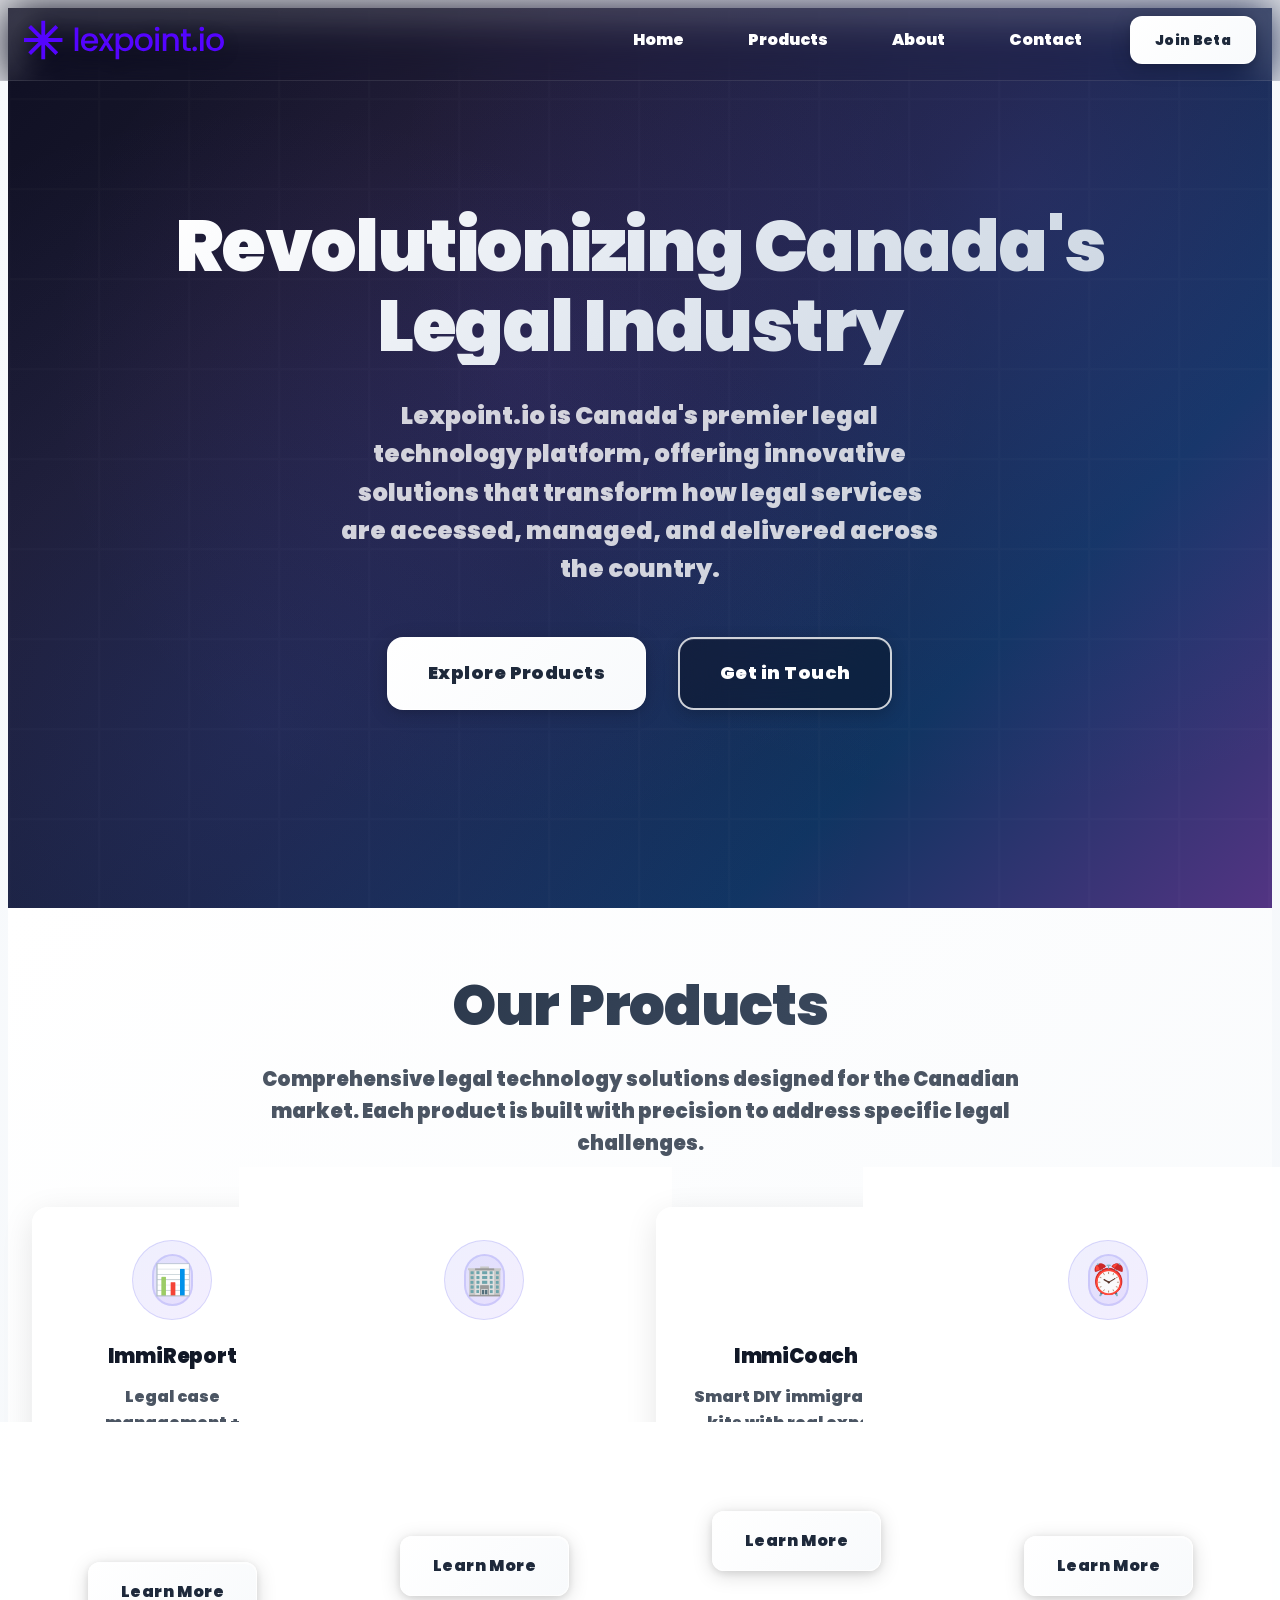
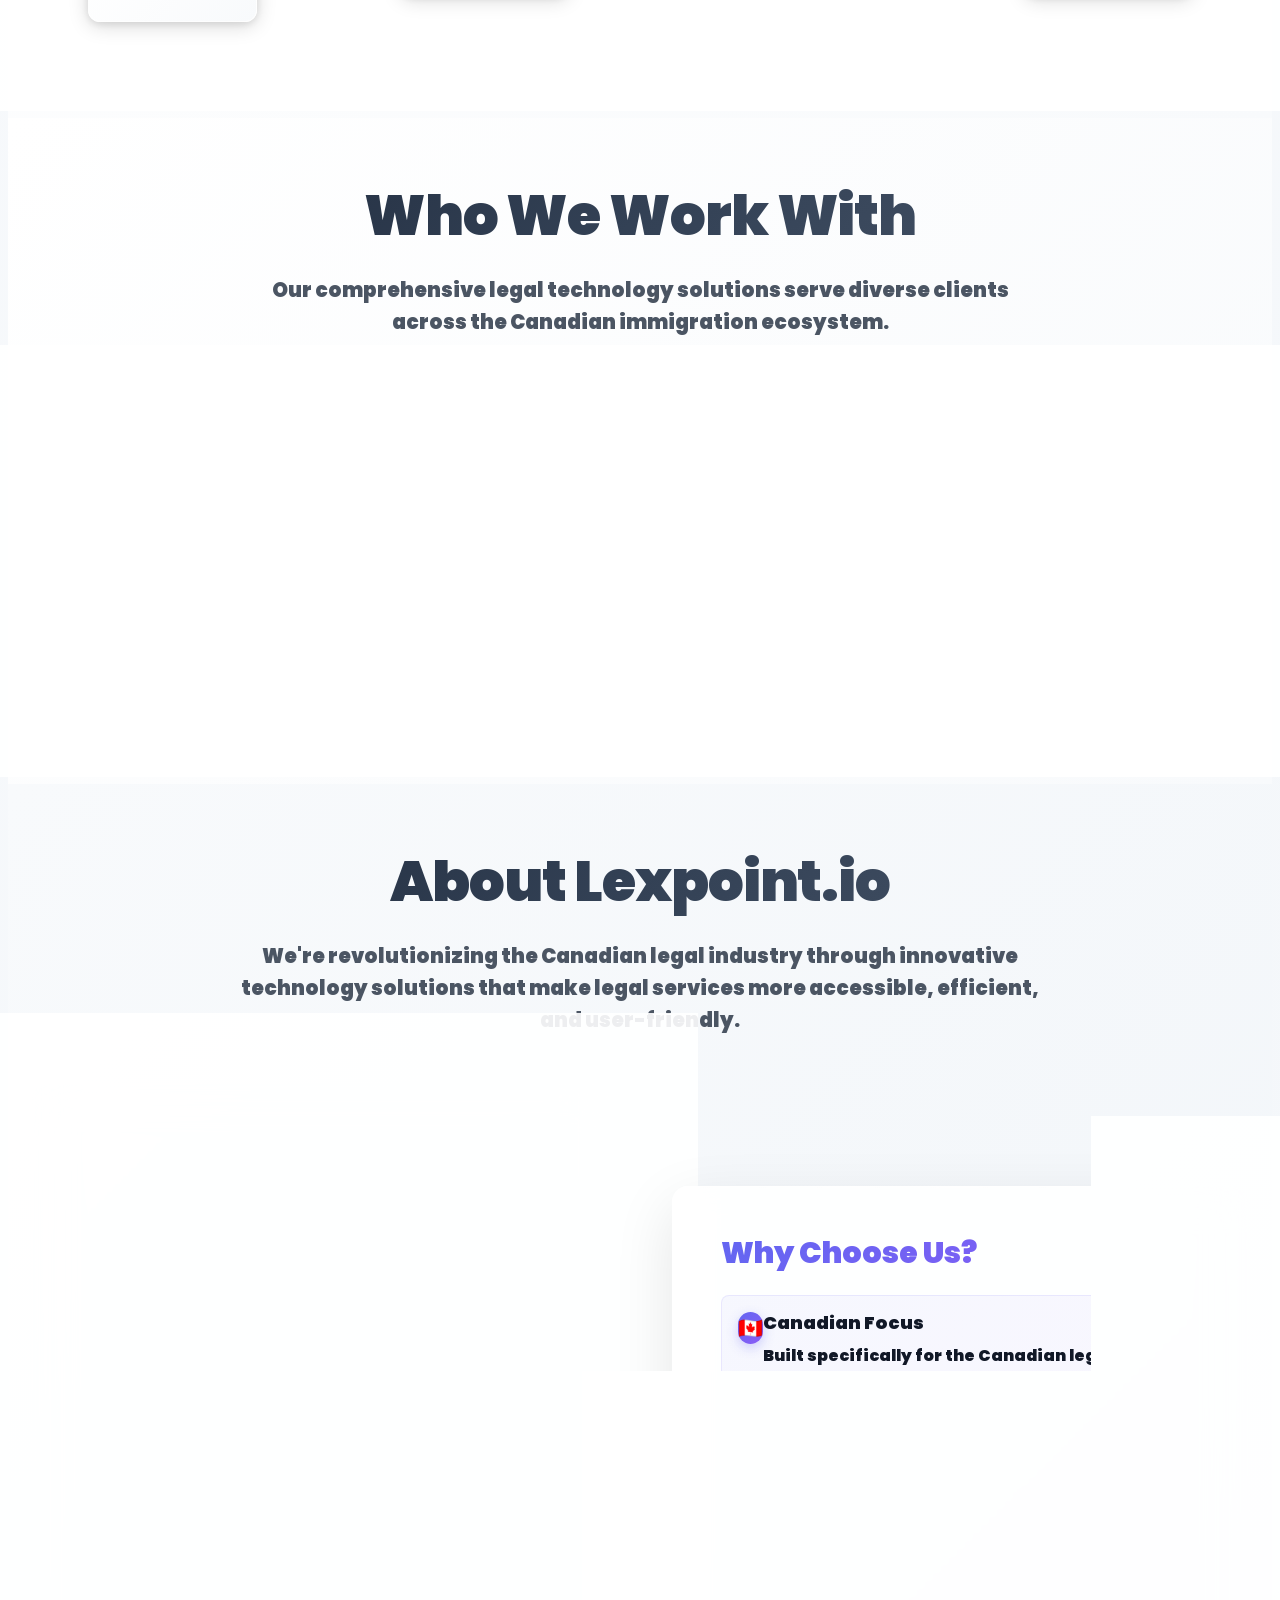
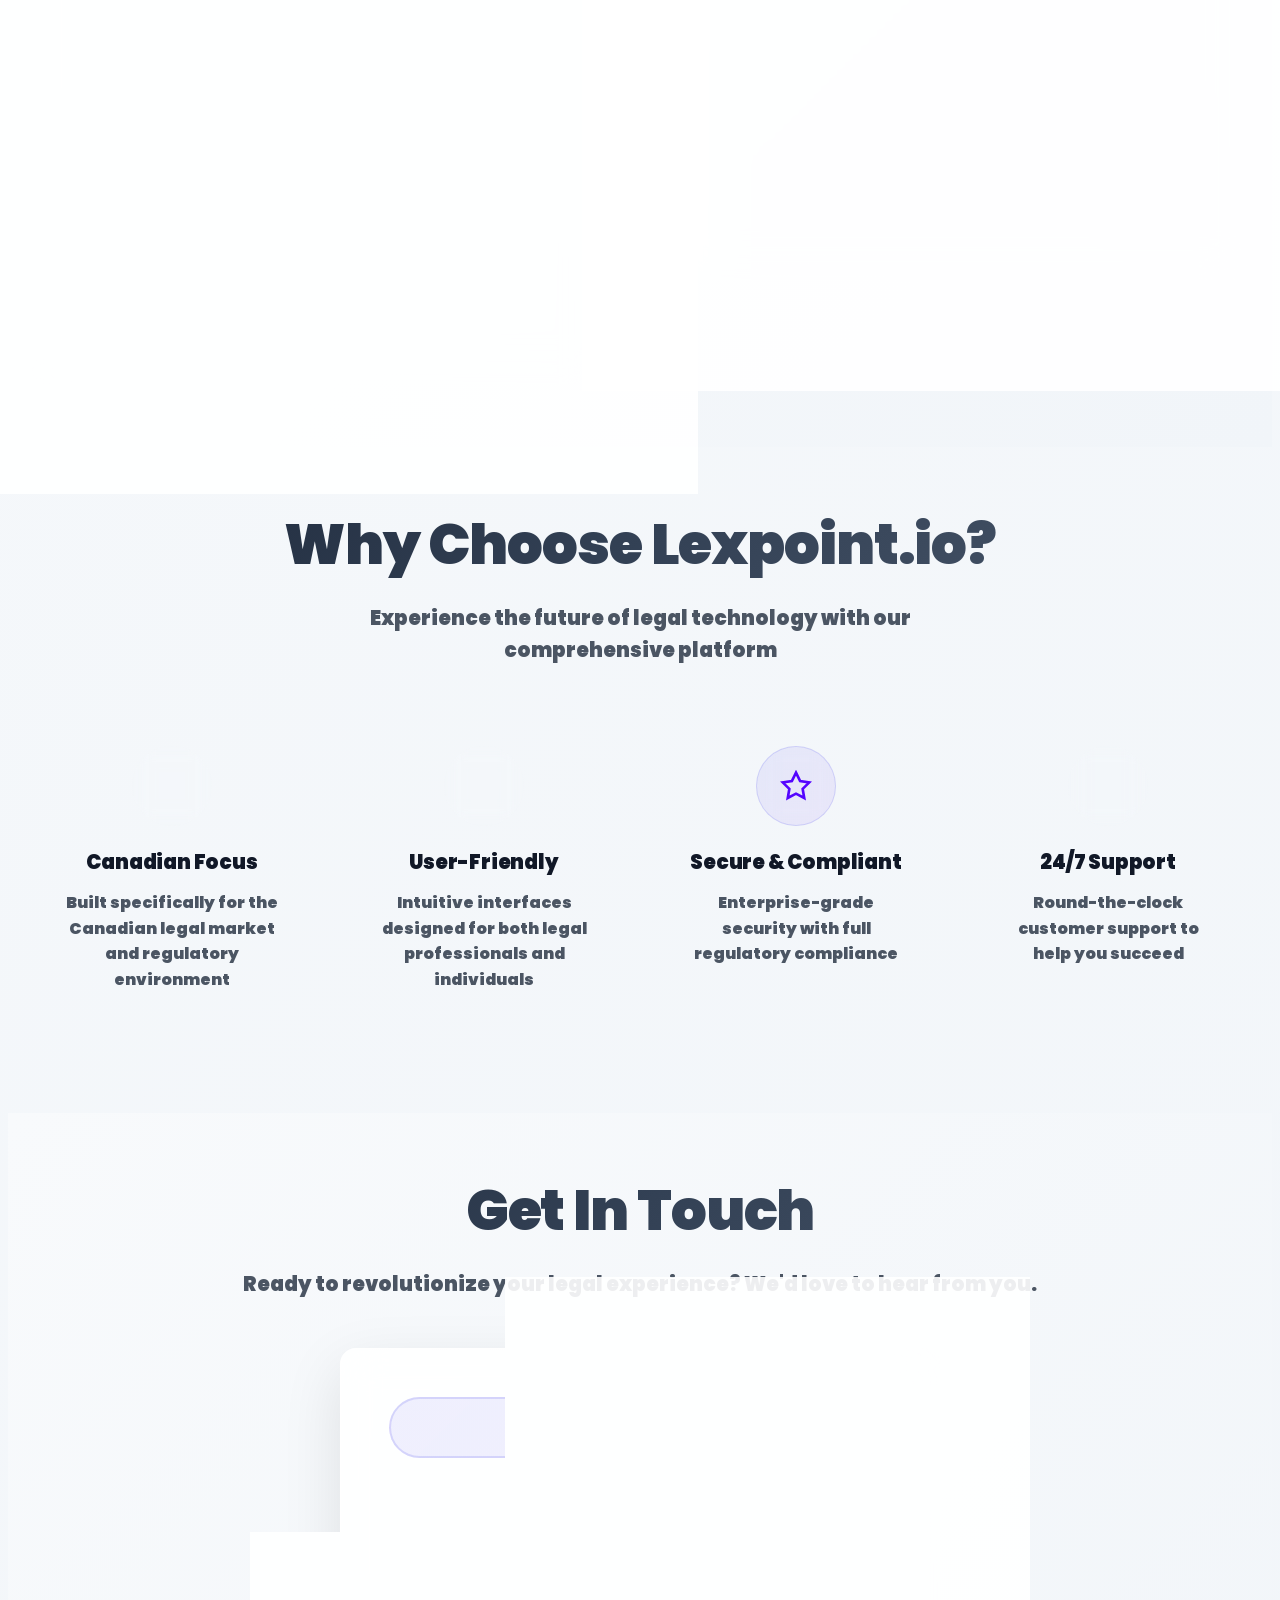
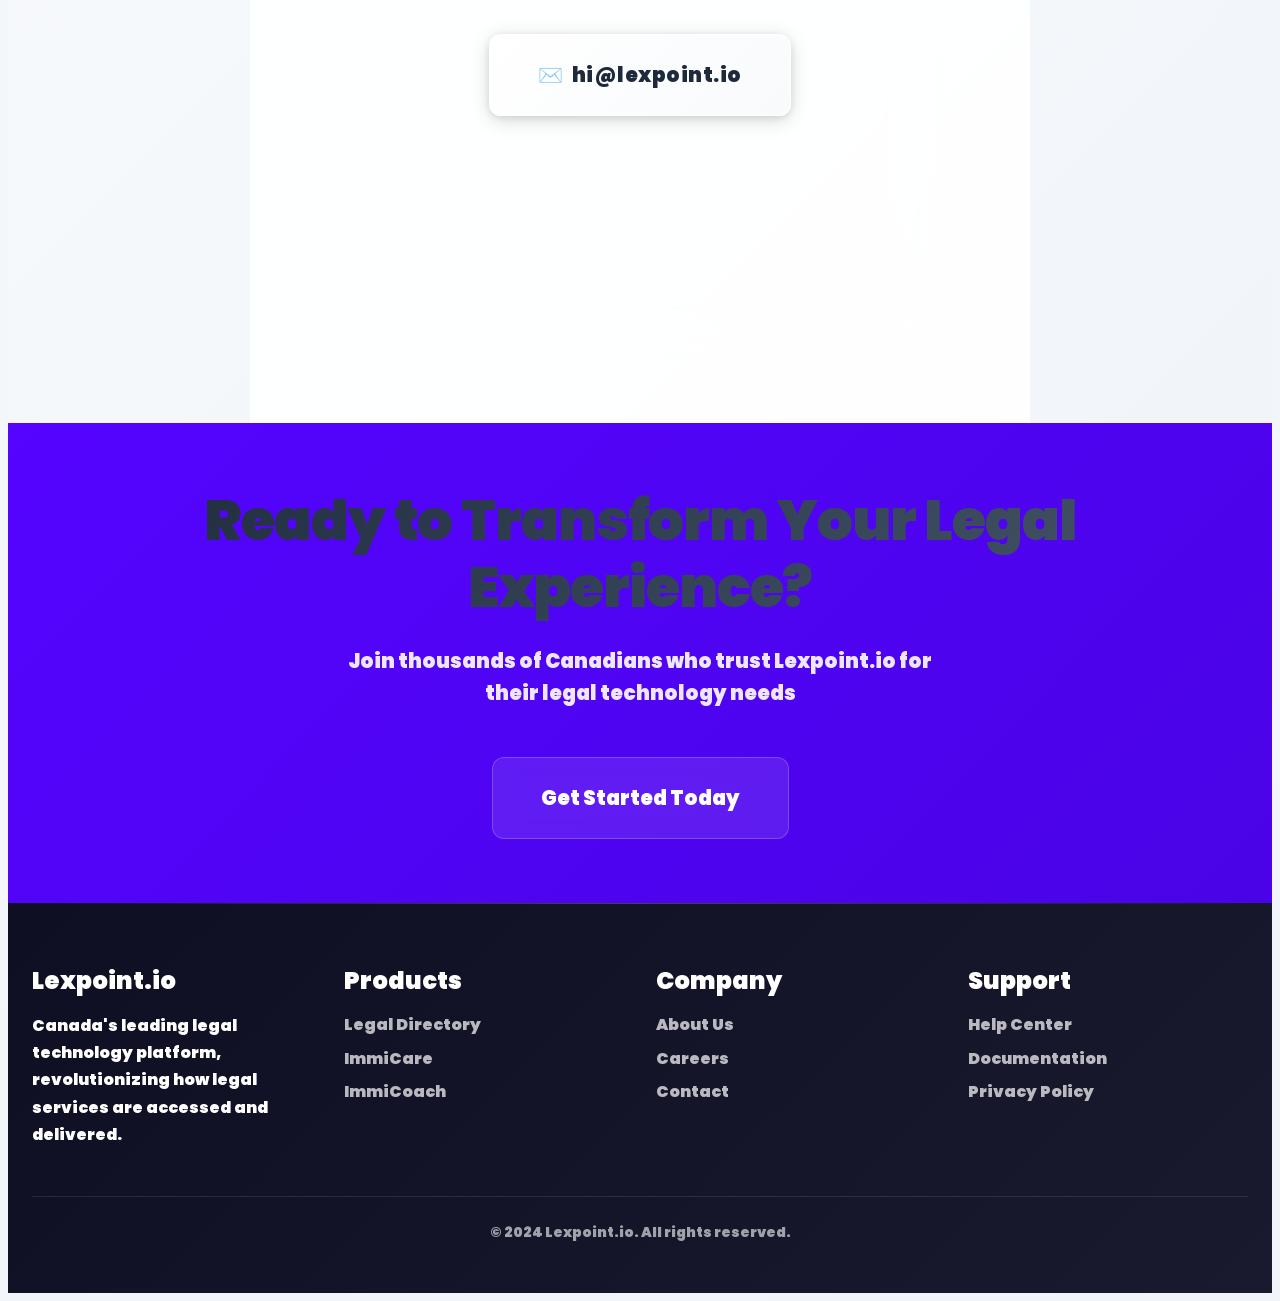
<file: index.html>
<!DOCTYPE html>
<html lang="en">
<head>
    <meta charset="UTF-8">
    <meta name="viewport" content="width=device-width, initial-scale=1.0">
    <title>Lexpoint.io - Canada's Leading Legal Technology Platform</title>
    <meta name="description" content="Lexpoint.io is Canada's premier legal technology platform, offering innovative solutions for legal directory, immigration compliance, and immigration coaching services.">
    <meta name="keywords" content="legal tech, Canada, immigration, legal directory, compliance, ImmiCare, ImmiCoach">
    
    <!-- Open Graph / Facebook -->
    <meta property="og:type" content="website">
    <meta property="og:url" content="https://lexpoint.io/">
    <meta property="og:title" content="Lexpoint.io - Canada's Leading Legal Technology Platform">
    <meta property="og:description" content="Revolutionizing the legal industry with innovative technology solutions for lawyers, businesses, and immigrants.">
    <meta property="og:image" content="https://lexpoint.io/images/youtube.png">
    <meta property="og:image:width" content="1200">
    <meta property="og:image:height" content="630">

    <!-- Twitter -->
    <meta property="twitter:card" content="summary_large_image">
    <meta property="twitter:url" content="https://lexpoint.io/">
    <meta property="twitter:title" content="Lexpoint.io - Canada's Leading Legal Technology Platform">
    <meta property="twitter:description" content="Revolutionizing the legal industry with innovative technology solutions for lawyers, businesses, and immigrants.">
    <meta property="twitter:image" content="https://lexpoint.io/images/youtube.png">

    <!-- Favicon - Mobile-optimized -->
    <link rel="icon" type="image/png" sizes="32x32" href="assets/brand/logos/accent/Logo-Favicon-Accent.png">
    <link rel="icon" type="image/png" sizes="16x16" href="assets/brand/logos/accent/Logo-Favicon-Accent.png">
    <link rel="shortcut icon" href="assets/brand/logos/accent/Logo-Favicon-Accent.png">
    <link rel="apple-touch-icon" sizes="180x180" href="assets/brand/logos/accent/Logo-Square-Accent.png">
    <link rel="apple-touch-icon" sizes="152x152" href="assets/brand/logos/accent/Logo-Square-Accent.png">
    <link rel="apple-touch-icon" sizes="144x144" href="assets/brand/logos/accent/Logo-Square-Accent.png">
    <link rel="apple-touch-icon" sizes="120x120" href="assets/brand/logos/accent/Logo-Square-Accent.png">
    <link rel="apple-touch-icon" sizes="114x114" href="assets/brand/logos/accent/Logo-Square-Accent.png">
    <link rel="apple-touch-icon" sizes="76x76" href="assets/brand/logos/accent/Logo-Square-Accent.png">
    <link rel="apple-touch-icon" sizes="72x72" href="assets/brand/logos/accent/Logo-Square-Accent.png">
    <link rel="apple-touch-icon" sizes="60x60" href="assets/brand/logos/accent/Logo-Square-Accent.png">
    <link rel="apple-touch-icon" sizes="57x57" href="assets/brand/logos/accent/Logo-Square-Accent.png">
    <meta name="msapplication-TileColor" content="#5404FF">
    <meta name="msapplication-TileImage" content="assets/brand/logos/accent/Logo-Square-Accent.png">
    
    <!-- PWA Manifest -->
    <link rel="manifest" href="manifest.json">
    <meta name="theme-color" content="#5404FF">
    
    <!-- SEO -->
    <link rel="sitemap" type="application/xml" title="Sitemap" href="/sitemap.xml">
    
    <!-- CSS -->
            <link rel="stylesheet" href="css/brand-system.css?v=23">
        <link rel="stylesheet" href="css/components.css?v=23">
        <link rel="stylesheet" href="css/main.css?v=23">
    
    <!-- Preload critical fonts -->
    <link rel="preload" href="assets/brand/fonts/Poppins-Regular.ttf" as="font" type="font/ttf" crossorigin>
    <link rel="preload" href="assets/brand/fonts/Poppins-Bold.ttf" as="font" type="font/ttf" crossorigin>
</head>
<body>
    <!-- Navigation -->
    <nav class="navbar" id="navbar">
        <div class="navbar-container">
            <a href="#" class="navbar-brand">
                <img src="assets/brand/logos/accent/Logo-Full-Accent.svg?v=2" alt="Lexpoint.io" class="navbar-logo">
            </a>
            
            <ul class="navbar-nav" id="navbar-nav">
                <li><a href="#home" class="nav-link">Home</a></li>
                <li><a href="#products" class="nav-link">Products</a></li>
                <li><a href="#about" class="nav-link">About</a></li>
                <li><a href="#contact" class="nav-link">Contact</a></li>
                <li><a href="https://lexpoint.fillout.com/beta" class="btn btn-primary btn-sm" target="_blank" rel="noopener noreferrer">Join Beta</a></li>
            </ul>
            
            <button class="navbar-toggle" id="navbar-toggle" aria-label="Toggle navigation">
                <svg width="24" height="24" viewBox="0 0 24 24" fill="none" stroke="currentColor" stroke-width="2">
                    <line x1="3" y1="6" x2="21" y2="6"></line>
                    <line x1="3" y1="12" x2="21" y2="12"></line>
                    <line x1="3" y1="18" x2="21" y2="18"></line>
                </svg>
            </button>
        </div>
    </nav>

    <!-- Hero Section -->
    <section class="hero" id="home">
        <div class="hero-container">
            <h1 class="hero-title fade-in">
                Revolutionizing Canada's<br>
                <span class="text-accent">Legal Industry</span>
            </h1>
            <p class="hero-subtitle slide-up">
                Lexpoint.io is Canada's premier legal technology platform, offering innovative solutions 
                that transform how legal services are accessed, managed, and delivered across the country.
            </p>
            <div class="hero-actions">
                <a href="#products" class="btn btn-primary btn-lg">Explore Products</a>
                <a href="#contact" class="btn btn-outline btn-lg">Get in Touch</a>
            </div>
        </div>
    </section>

    <!-- Products Section -->
    <section class="section" id="products" style="background: linear-gradient(135deg, #ffffff 0%, #f8fafc 100%);">
        <div class="container">
            <div class="section-header text-center">
                <h2 class="section-title">Our Products</h2>
                <p class="section-subtitle" style="max-width: 800px; margin: 0 auto;">
                    Comprehensive legal technology solutions designed for the Canadian market. 
                    Each product is built with precision to address specific legal challenges.
                </p>
            </div>
            
            <div class="grid grid-4" style="gap: var(--space-8);">
                <!-- ImmiReport -->
                <div class="card feature" style="background: rgba(255, 255, 255, 0.9); backdrop-filter: blur(20px); border: 1px solid rgba(255, 255, 255, 0.2); padding: var(--space-8); transition: all 0.4s ease; box-shadow: 0 8px 32px rgba(0, 0, 0, 0.1); position: relative; overflow: hidden;">
                    <div class="hover-border" style="position: absolute; top: 0; left: 0; right: 0; bottom: 0; border: 2px solid transparent; border-radius: inherit; transition: all 0.4s ease; pointer-events: none;"></div>
                    <div class="feature-icon text-center mb-6">
                        <div class="w-16 h-16 mx-auto rounded-full flex items-center justify-center" style="background: linear-gradient(135deg, rgba(99, 102, 241, 0.1) 0%, rgba(139, 92, 246, 0.1) 100%); border: 2px solid rgba(99, 102, 241, 0.2);">
                            <span class="text-3xl">📊</span>
                        </div>
                    </div>
                    <h3 class="feature-title text-center mb-4">ImmiReport</h3>
                    <p class="feature-description text-center mb-6">
                        Legal case management + eligibility assessments. 
                        Built for RCICs, used by Immigratic.
                    </p>
                    <div class="text-center">
                        <a href="https://www.immigratic.com/products/immireport" class="btn btn-primary" target="_blank" rel="noopener noreferrer">Learn More</a>
                    </div>
                </div>

                <!-- ImmiCare -->
                <div class="card feature" style="background: rgba(255, 255, 255, 0.9); backdrop-filter: blur(20px); border: 1px solid rgba(255, 255, 255, 0.2); padding: var(--space-8); transition: all 0.4s ease; box-shadow: 0 8px 32px rgba(0, 0, 0, 0.1); position: relative; overflow: hidden;">
                    <div class="hover-border" style="position: absolute; top: 0; left: 0; right: 0; bottom: 0; border: 2px solid transparent; border-radius: inherit; transition: all 0.4s ease; pointer-events: none;"></div>
                    <div class="feature-icon text-center mb-6">
                        <div class="w-16 h-16 mx-auto rounded-full flex items-center justify-center" style="background: linear-gradient(135deg, rgba(99, 102, 241, 0.1) 0%, rgba(139, 92, 246, 0.1) 100%); border: 2px solid rgba(99, 102, 241, 0.2);">
                            <span class="text-3xl">🏢</span>
                        </div>
                    </div>
                    <h3 class="feature-title text-center mb-4">ImmiCare</h3>
                    <p class="feature-description text-center mb-6">
                        Stay compliant as a Canadian employer with HR compliance tracking 
                        of permits and LMIA processes.
                    </p>
                    <div class="text-center">
                        <a href="https://immicare.ca" class="btn btn-primary" target="_blank" rel="noopener noreferrer">Learn More</a>
                    </div>
                </div>

                <!-- ImmiCoach -->
                <div class="card feature" style="background: rgba(255, 255, 255, 0.9); backdrop-filter: blur(20px); border: 1px solid rgba(255, 255, 255, 0.2); padding: var(--space-8); transition: all 0.4s ease; box-shadow: 0 8px 32px rgba(0, 0, 0, 0.1); position: relative; overflow: hidden;">
                    <div class="hover-border" style="position: absolute; top: 0; left: 0; right: 0; bottom: 0; border: 2px solid transparent; border-radius: inherit; transition: all 0.4s ease; pointer-events: none;"></div>
                    <div class="feature-icon text-center mb-6">
                        <div class="w-16 h-16 mx-auto rounded-full flex items-center justify-center" style="background: linear-gradient(135deg, rgba(99, 102, 241, 0.1) 0%, rgba(139, 92, 246, 0.1) 100%); border: 2px solid rgba(99, 102, 241, 0.2);">
                            <span class="text-3xl">🎓</span>
                        </div>
                    </div>
                    <h3 class="feature-title text-center mb-4">ImmiCoach</h3>
                    <p class="feature-description text-center mb-6">
                        Smart DIY immigration kits with real expert support. 
                        TurboTax for immigration.
                    </p>
                    <div class="text-center">
                        <a href="https://immicoach.ai" class="btn btn-primary" target="_blank" rel="noopener noreferrer">Learn More</a>
                    </div>
                </div>

                <!-- ImmiWatch -->
                <div class="card feature" style="background: rgba(255, 255, 255, 0.9); backdrop-filter: blur(20px); border: 1px solid rgba(255, 255, 255, 0.2); padding: var(--space-8); transition: all 0.4s ease; box-shadow: 0 8px 32px rgba(0, 0, 0, 0.1); position: relative; overflow: hidden;">
                    <div class="hover-border" style="position: absolute; top: 0; left: 0; right: 0; bottom: 0; border: 2px solid transparent; border-radius: inherit; transition: all 0.4s ease; pointer-events: none;"></div>
                    <div class="feature-icon text-center mb-6">
                        <div class="w-16 h-16 mx-auto rounded-full flex items-center justify-center" style="background: linear-gradient(135deg, rgba(99, 102, 241, 0.1) 0%, rgba(139, 92, 246, 0.1) 100%); border: 2px solid rgba(99, 102, 241, 0.2);">
                            <span class="text-3xl">⏰</span>
                        </div>
                    </div>
                    <h3 class="feature-title text-center mb-4">ImmiWatch</h3>
                    <p class="feature-description text-center mb-6">
                        Real-time immigration updates, draw alerts, and policy changes. 
                        Stay ahead of the curve.
                    </p>
                    <div class="text-center">
                        <a href="https://immiwatch.ca" class="btn btn-primary" target="_blank" rel="noopener noreferrer">Learn More</a>
                    </div>
                </div>
            </div>
        </div>
    </section>

    <!-- Who We Work With Section -->
    <section class="section" style="background: linear-gradient(135deg, #ffffff 0%, #f8fafc 100%);">
        <div class="container">
            <div class="section-header text-center">
                <h2 class="section-title">Who We Work With</h2>
                <p class="section-subtitle" style="max-width: 800px; margin: 0 auto;">
                    Our comprehensive legal technology solutions serve diverse clients across the Canadian immigration ecosystem.
                </p>
            </div>
            
            <div class="grid grid-3" style="gap: var(--space-8);">
                <!-- Immigration Law Firms & Consultants -->
                <div class="card feature" style="background: rgba(255, 255, 255, 0.9); backdrop-filter: blur(20px); border: 1px solid rgba(255, 255, 255, 0.2); padding: var(--space-8); transition: all 0.4s ease; box-shadow: 0 8px 32px rgba(0, 0, 0, 0.1); position: relative; overflow: hidden;">
                    <div class="hover-border" style="position: absolute; top: 0; left: 0; right: 0; bottom: 0; border: 2px solid transparent; border-radius: inherit; transition: all 0.4s ease; pointer-events: none;"></div>
                    <div class="feature-icon text-center mb-6">
                        <div class="w-16 h-16 mx-auto rounded-full flex items-center justify-center" style="background: linear-gradient(135deg, rgba(99, 102, 241, 0.1) 0%, rgba(139, 92, 246, 0.1) 100%); border: 2px solid rgba(99, 102, 241, 0.2);">
                            <span class="text-3xl">⚖️</span>
                        </div>
                    </div>
                    <h3 class="feature-title text-center mb-4">Immigration Law Firms & Consultants</h3>
                    <p class="feature-description text-center mb-6">
                        Streamline case management and enhance client services with our comprehensive legal tech tools.
                    </p>
                </div>

                <!-- Employers Hiring Foreign Workers -->
                <div class="card feature" style="background: rgba(255, 255, 255, 0.9); backdrop-filter: blur(20px); border: 1px solid rgba(255, 255, 255, 0.2); padding: var(--space-8); transition: all 0.4s ease; box-shadow: 0 8px 32px rgba(0, 0, 0, 0.1); position: relative; overflow: hidden;">
                    <div class="hover-border" style="position: absolute; top: 0; left: 0; right: 0; bottom: 0; border: 2px solid transparent; border-radius: inherit; transition: all 0.4s ease; pointer-events: none;"></div>
                    <div class="feature-icon text-center mb-6">
                        <div class="w-16 h-16 mx-auto rounded-full flex items-center justify-center" style="background: linear-gradient(135deg, rgba(99, 102, 241, 0.1) 0%, rgba(139, 92, 246, 0.1) 100%); border: 2px solid rgba(99, 102, 241, 0.2);">
                            <span class="text-3xl">🏢</span>
                        </div>
                    </div>
                    <h3 class="feature-title text-center mb-4">Employers Hiring Foreign Workers</h3>
                    <p class="feature-description text-center mb-6">
                        Stay compliant and efficient with our employer-focused immigration compliance solutions.
                    </p>
                </div>

                <!-- Learning Institutions -->
                <div class="card feature" style="background: rgba(255, 255, 255, 0.9); backdrop-filter: blur(20px); border: 1px solid rgba(255, 255, 255, 0.2); padding: var(--space-8); transition: all 0.4s ease; box-shadow: 0 8px 32px rgba(0, 0, 0, 0.1); position: relative; overflow: hidden;">
                    <div class="hover-border" style="position: absolute; top: 0; left: 0; right: 0; bottom: 0; border: 2px solid transparent; border-radius: inherit; transition: all 0.4s ease; pointer-events: none;"></div>
                    <div class="feature-icon text-center mb-6">
                        <div class="w-16 h-16 mx-auto rounded-full flex items-center justify-center" style="background: linear-gradient(135deg, rgba(99, 102, 241, 0.1) 0%, rgba(139, 92, 246, 0.1) 100%); border: 2px solid rgba(99, 102, 241, 0.2);">
                            <span class="text-3xl">🎓</span>
                        </div>
                    </div>
                    <h3 class="feature-title text-center mb-4">Learning Institutions</h3>
                    <p class="feature-description text-center mb-6">
                        Support international students and staff with streamlined immigration management tools.
                    </p>
                </div>
            </div>
        </div>
    </section>

    <!-- About Section -->
    <section class="section" id="about" style="background: linear-gradient(135deg, #f8fafc 0%, #f1f5f9 100%);">
        <div class="container">
            <div class="section-header text-center">
                <h2 class="section-title">About Lexpoint.io</h2>
                <p class="section-subtitle" style="max-width: 800px; margin: 0 auto;">
                    We're revolutionizing the Canadian legal industry through innovative technology solutions 
                    that make legal services more accessible, efficient, and user-friendly.
                </p>
            </div>
            
            <div class="grid grid-2" style="gap: var(--space-16); align-items: center;">
                <div>
                    <div class="card" style="background: rgba(255, 255, 255, 0.9); backdrop-filter: blur(20px); border: 1px solid rgba(255, 255, 255, 0.2); padding: var(--space-12); box-shadow: 0 20px 60px rgba(0, 0, 0, 0.1); position: relative; overflow: hidden;">
                        <div class="hover-border" style="position: absolute; top: 0; left: 0; right: 0; bottom: 0; border: 2px solid transparent; border-radius: inherit; transition: all 0.4s ease; pointer-events: none;"></div>
                        <h3 class="text-3xl font-bold mb-6" style="color: var(--lexpoint-primary); background: linear-gradient(135deg, #6366f1 0%, #8b5cf6 100%); -webkit-background-clip: text; -webkit-text-fill-color: transparent; background-clip: text;">Our Mission</h3>
                        <p class="text-xl mb-8" style="line-height: 1.8; color: var(--lexpoint-gray-700);">
                            We're building the future of legal services in Canada. Our comprehensive suite of 
                            legal technology products serves lawyers, businesses, and individuals across the country, 
                            providing cutting-edge tools that streamline legal processes and improve outcomes.
                        </p>
                        
                        <div class="grid grid-2" style="gap: var(--space-8);">
                            <div class="text-center p-6 rounded-xl" style="background: linear-gradient(135deg, rgba(99, 102, 241, 0.1) 0%, rgba(139, 92, 246, 0.1) 100%); border: 1px solid rgba(99, 102, 241, 0.2); transition: all 0.3s ease;">
                                <div class="text-4xl mb-3">🚀</div>
                                <h4 class="font-bold text-lg mb-2">Innovation</h4>
                                <p class="text-sm text-gray-600">Leading-edge technology solutions</p>
                            </div>
                            <div class="text-center p-6 rounded-xl" style="background: linear-gradient(135deg, rgba(99, 102, 241, 0.1) 0%, rgba(139, 92, 246, 0.1) 100%); border: 1px solid rgba(99, 102, 241, 0.2); transition: all 0.3s ease;">
                                <div class="text-4xl mb-3">🛡️</div>
                                <h4 class="font-bold text-lg mb-2">Trust</h4>
                                <p class="text-sm text-gray-600">Reliable and secure platform</p>
                            </div>
                            <div class="text-center p-6 rounded-xl" style="background: linear-gradient(135deg, rgba(99, 102, 241, 0.1) 0%, rgba(139, 92, 246, 0.1) 100%); border: 1px solid rgba(99, 102, 241, 0.2); transition: all 0.3s ease;">
                                <div class="text-4xl mb-3">♿</div>
                                <h4 class="font-bold text-lg mb-2">Accessibility</h4>
                                <p class="text-sm text-gray-600">Making legal services available to all</p>
                            </div>
                            <div class="text-center p-6 rounded-xl" style="background: linear-gradient(135deg, rgba(99, 102, 241, 0.1) 0%, rgba(139, 92, 246, 0.1) 100%); border: 1px solid rgba(99, 102, 241, 0.2); transition: all 0.3s ease;">
                                <div class="text-4xl mb-3">⭐</div>
                                <h4 class="font-bold text-lg mb-2">Excellence</h4>
                                <p class="text-sm text-gray-600">Uncompromising quality standards</p>
                            </div>
                        </div>
                    </div>
                </div>
                
                <div>
                    <div class="card" style="background: rgba(255, 255, 255, 0.9); backdrop-filter: blur(20px); border: 1px solid rgba(255, 255, 255, 0.2); padding: var(--space-12); box-shadow: 0 20px 60px rgba(0, 0, 0, 0.1); position: relative; overflow: hidden;">
                        <div class="hover-border" style="position: absolute; top: 0; left: 0; right: 0; bottom: 0; border: 2px solid transparent; border-radius: inherit; transition: all 0.4s ease; pointer-events: none;"></div>
                        <h3 class="text-3xl font-bold mb-6" style="color: var(--lexpoint-primary); background: linear-gradient(135deg, #6366f1 0%, #8b5cf6 100%); -webkit-background-clip: text; -webkit-text-fill-color: transparent; background-clip: text;">Why Choose Us?</h3>
                        
                        <div class="space-y-6">
                            <div class="flex items-start space-x-4 p-4 rounded-lg" style="background: linear-gradient(135deg, rgba(99, 102, 241, 0.05) 0%, rgba(139, 92, 246, 0.05) 100%); border: 1px solid rgba(99, 102, 241, 0.1);">
                                <div class="flex-shrink-0 w-12 h-12 rounded-full flex items-center justify-center" style="background: linear-gradient(135deg, #6366f1 0%, #8b5cf6 100%); color: white; box-shadow: 0 4px 12px rgba(99, 102, 241, 0.3);">
                                    <span class="text-xl">🇨🇦</span>
                                </div>
                                <div>
                                    <h4 class="font-bold text-lg mb-2">Canadian Focus</h4>
                                    <p class="text-gray-600">Built specifically for the Canadian legal market and regulatory environment</p>
                                </div>
                            </div>
                            
                            <div class="flex items-start space-x-4 p-4 rounded-lg" style="background: linear-gradient(135deg, rgba(99, 102, 241, 0.05) 0%, rgba(139, 92, 246, 0.05) 100%); border: 1px solid rgba(99, 102, 241, 0.1);">
                                <div class="flex-shrink-0 w-12 h-12 rounded-full flex items-center justify-center" style="background: linear-gradient(135deg, #6366f1 0%, #8b5cf6 100%); color: white; box-shadow: 0 4px 12px rgba(99, 102, 241, 0.3);">
                                    <span class="text-xl">🎯</span>
                                </div>
                                <div>
                                    <h4 class="font-bold text-lg mb-2">User-Friendly</h4>
                                    <p class="text-gray-600">Intuitive interfaces designed for both legal professionals and individuals</p>
                                </div>
                            </div>
                            
                            <div class="flex items-start space-x-4 p-4 rounded-lg" style="background: linear-gradient(135deg, rgba(99, 102, 241, 0.05) 0%, rgba(139, 92, 246, 0.05) 100%); border: 1px solid rgba(99, 102, 241, 0.1);">
                                <div class="flex-shrink-0 w-12 h-12 rounded-full flex items-center justify-center" style="background: linear-gradient(135deg, #6366f1 0%, #8b5cf6 100%); color: white; box-shadow: 0 4px 12px rgba(99, 102, 241, 0.3);">
                                    <span class="text-xl">🔒</span>
                                </div>
                                <div>
                                    <h4 class="font-bold text-lg mb-2">Secure & Compliant</h4>
                                    <p class="text-gray-600">Enterprise-grade security with full regulatory compliance</p>
                                </div>
                            </div>
                            
                            <div class="flex items-start space-x-4 p-4 rounded-lg" style="background: linear-gradient(135deg, rgba(99, 102, 241, 0.05) 0%, rgba(139, 92, 246, 0.05) 100%); border: 1px solid rgba(99, 102, 241, 0.1);">
                                <div class="flex-shrink-0 w-12 h-12 rounded-full flex items-center justify-center" style="background: linear-gradient(135deg, #6366f1 0%, #8b5cf6 100%); color: white; box-shadow: 0 4px 12px rgba(99, 102, 241, 0.3);">
                                    <span class="text-xl">🔄</span>
                                </div>
                                <div>
                                    <h4 class="font-bold text-lg mb-2">24/7 Support</h4>
                                    <p class="text-gray-600">Round-the-clock customer support to help you succeed</p>
                                </div>
                            </div>
                        </div>
                    </div>
                </div>
            </div>
        </div>
    </section>

    <!-- Features Section -->
    <section class="section">
        <div class="container">
            <div class="section-header">
                                    <h2 class="section-title">Why Choose Lexpoint.io?</h2>
                <p class="section-subtitle">
                    Experience the future of legal technology with our comprehensive platform
                </p>
            </div>
            
            <div class="grid grid-4">
                <div class="feature">
                    <div class="feature-icon">
                        <svg width="32" height="32" viewBox="0 0 24 24" fill="none" stroke="currentColor" stroke-width="2">
                            <path d="M12 2l3.09 6.26L22 9.27l-5 4.87 1.18 6.88L12 17.77l-6.18 3.25L7 14.14 2 9.27l6.91-1.01L12 2z"></path>
                        </svg>
                    </div>
                    <h3 class="feature-title">Canadian Focus</h3>
                    <p class="feature-description">
                        Built specifically for the Canadian legal market and regulatory environment
                    </p>
                </div>

                <div class="feature">
                    <div class="feature-icon">
                        <svg width="32" height="32" viewBox="0 0 24 24" fill="none" stroke="currentColor" stroke-width="2">
                            <path d="M12 2l3.09 6.26L22 9.27l-5 4.87 1.18 6.88L12 17.77l-6.18 3.25L7 14.14 2 9.27l6.91-1.01L12 2z"></path>
                        </svg>
                    </div>
                    <h3 class="feature-title">User-Friendly</h3>
                    <p class="feature-description">
                        Intuitive interfaces designed for both legal professionals and individuals
                    </p>
                </div>

                <div class="feature">
                    <div class="feature-icon">
                        <svg width="32" height="32" viewBox="0 0 24 24" fill="none" stroke="currentColor" stroke-width="2">
                            <path d="M12 2l3.09 6.26L22 9.27l-5 4.87 1.18 6.88L12 17.77l-6.18 3.25L7 14.14 2 9.27l6.91-1.01L12 2z"></path>
                        </svg>
                    </div>
                    <h3 class="feature-title">Secure & Compliant</h3>
                    <p class="feature-description">
                        Enterprise-grade security with full regulatory compliance
                    </p>
                </div>

                <div class="feature">
                    <div class="feature-icon">
                        <svg width="32" height="32" viewBox="0 0 24 24" fill="none" stroke="currentColor" stroke-width="2">
                            <path d="M12 2l3.09 6.26L22 9.27l-5 4.87 1.18 6.88L12 17.77l-6.18 3.25L7 14.14 2 9.27l6.91-1.01L12 2z"></path>
                        </svg>
                    </div>
                    <h3 class="feature-title">24/7 Support</h3>
                    <p class="feature-description">
                        Round-the-clock customer support to help you succeed
                    </p>
                </div>
            </div>
        </div>
    </section>

    <!-- Contact Section -->
    <section class="section" id="contact" style="background: linear-gradient(135deg, #f8fafc 0%, #f1f5f9 100%);">
        <div class="container">
            <div class="section-header text-center">
                <h2 class="section-title">Get In Touch</h2>
                <p class="section-subtitle" style="max-width: 800px; margin: 0 auto;">
                    Ready to revolutionize your legal experience? We'd love to hear from you.
                </p>
            </div>
            
            <div class="grid grid-1" style="max-width: 600px; margin: 0 auto;">
                <div class="card contact-card" style="background: rgba(255, 255, 255, 0.9); backdrop-filter: blur(20px); border: 1px solid rgba(255, 255, 255, 0.2); padding: var(--space-12); box-shadow: 0 20px 60px rgba(0, 0, 0, 0.1); position: relative; overflow: hidden;">
                    <div class="hover-border" style="position: absolute; top: 0; left: 0; right: 0; bottom: 0; border: 2px solid transparent; border-radius: inherit; transition: all 0.4s ease; pointer-events: none;"></div>
                    
                    <div class="text-center mb-8">
                        <div class="w-20 h-20 mx-auto rounded-full flex items-center justify-center mb-6 contact-icon" style="background: linear-gradient(135deg, rgba(99, 102, 241, 0.1) 0%, rgba(139, 92, 246, 0.1) 100%); border: 2px solid rgba(99, 102, 241, 0.2); transition: all 0.4s ease;">
                            <span class="text-4xl">📧</span>
                        </div>
                        <h3 class="text-3xl font-bold mb-4" style="color: var(--lexpoint-primary); background: linear-gradient(135deg, #6366f1 0%, #8b5cf6 100%); -webkit-background-clip: text; -webkit-text-fill-color: transparent; background-clip: text;">Contact Us</h3>
                        <p class="text-xl text-gray-600 mb-8">
                            Have questions about our legal technology solutions? 
                            We're here to help you succeed.
                        </p>
                    </div>
                    
                    <div class="text-center">
                        <a href="mailto:hi@lexpoint.io" class="btn btn-primary btn-lg contact-email" style="font-size: var(--text-xl); padding: var(--space-6) var(--space-12); transition: all 0.4s ease;">
                            <span class="mr-3">✉️</span>
                            hi@lexpoint.io
                        </a>
                    </div>
                    
                    <div class="mt-8 text-center">
                        <p class="text-gray-600 mb-4">Or reach out through:</p>
                        <div class="flex justify-center space-x-6">
                            <div class="text-center">
                                <div class="w-12 h-12 mx-auto rounded-full flex items-center justify-center mb-2" style="background: linear-gradient(135deg, rgba(99, 102, 241, 0.1) 0%, rgba(139, 92, 246, 0.1) 100%); border: 1px solid rgba(99, 102, 241, 0.2);">
                                    <span class="text-xl">💼</span>
                                </div>
                                <p class="text-sm font-medium">Business</p>
                                <p class="text-xs text-gray-500">Partnerships</p>
                            </div>
                            <div class="text-center">
                                <div class="w-12 h-12 mx-auto rounded-full flex items-center justify-center mb-2" style="background: linear-gradient(135deg, rgba(99, 102, 241, 0.1) 0%, rgba(139, 92, 246, 0.1) 100%); border: 1px solid rgba(99, 102, 241, 0.2);">
                                    <span class="text-xl">🛠️</span>
                                </div>
                                <p class="text-sm font-medium">Support</p>
                                <p class="text-xs text-gray-500">Technical Help</p>
                            </div>
                            <div class="text-center">
                                <div class="w-12 h-12 mx-auto rounded-full flex items-center justify-center mb-2" style="background: linear-gradient(135deg, rgba(99, 102, 241, 0.1) 0%, rgba(139, 92, 246, 0.1) 100%); border: 1px solid rgba(99, 102, 241, 0.2);">
                                    <span class="text-xl">💡</span>
                                </div>
                                <p class="text-sm font-medium">Sales</p>
                                <p class="text-xs text-gray-500">Product Info</p>
                            </div>
                        </div>
                    </div>
                </div>
            </div>
        </div>
    </section>

    <!-- CTA Section -->
    <section class="section" style="background: linear-gradient(135deg, var(--lexpoint-primary) 0%, #4a03e6 100%); color: var(--lexpoint-white);">
        <div class="container">
            <div class="section-header">
                <h2 class="section-title" style="color: var(--lexpoint-white);">Ready to Transform Your Legal Experience?</h2>
                <p class="section-subtitle" style="color: rgba(255, 255, 255, 0.9); font-weight: 500;">
                    Join thousands of Canadians who trust Lexpoint.io for their legal technology needs
                </p>
            </div>
            <div style="text-align: center;">
                <a href="#contact" class="btn btn-secondary btn-xl">Get Started Today</a>
            </div>
        </div>
    </section>

    <!-- Footer -->
    <footer class="footer">
        <div class="footer-container">
            <div class="footer-grid">
                <div class="footer-section">
                    <h3>Lexpoint.io</h3>
                    <p>Canada's leading legal technology platform, revolutionizing how legal services are accessed and delivered.</p>
                </div>
                
                <div class="footer-section">
                    <h3>Products</h3>
                    <ul>
                        <li><a href="#">Legal Directory</a></li>
                        <li><a href="#">ImmiCare</a></li>
                        <li><a href="#">ImmiCoach</a></li>
                    </ul>
                </div>
                
                <div class="footer-section">
                    <h3>Company</h3>
                    <ul>
                        <li><a href="#">About Us</a></li>
                        <li><a href="#">Careers</a></li>
                        <li><a href="#">Contact</a></li>
                    </ul>
                </div>
                
                <div class="footer-section">
                    <h3>Support</h3>
                    <ul>
                        <li><a href="#">Help Center</a></li>
                        <li><a href="#">Documentation</a></li>
                        <li><a href="#">Privacy Policy</a></li>
                    </ul>
                </div>
            </div>
            
            <div class="footer-bottom">
                <p>&copy; 2024 Lexpoint.io. All rights reserved.</p>
            </div>
        </div>
    </footer>

    <!-- JavaScript -->
    <script src="js/main.js"></script>
    
    <!-- Back to Top Button -->
    <button id="back-to-top" class="back-to-top-btn" aria-label="Back to top">
        <svg width="24" height="24" viewBox="0 0 24 24" fill="none" xmlns="http://www.w3.org/2000/svg">
            <path d="M12 4L4 12H9V20H15V12H20L12 4Z" fill="currentColor"/>
        </svg>
    </button>
</body>
</html>
</file>
<file: css/brand-system.css>
/* ========================================
   LEXPOINT BRAND SYSTEM
   ======================================== */

/* CSS Custom Properties for Brand Colors */
:root {
  /* Primary Brand Colors - Will be updated from brand guidelines */
  --lexpoint-primary: #5404FF; /* From logo analysis */
  --lexpoint-secondary: #1a1a1a;
  --lexpoint-accent: #007bff;
  
  /* Neutral Colors */
  --lexpoint-white: #ffffff;
  --lexpoint-black: #000000;
  --lexpoint-gray-50: #f9fafb;
  --lexpoint-gray-100: #f3f4f6;
  --lexpoint-gray-200: #e5e7eb;
  --lexpoint-gray-300: #d1d5db;
  --lexpoint-gray-400: #9ca3af;
  --lexpoint-gray-500: #6b7280;
  --lexpoint-gray-600: #4b5563;
  --lexpoint-gray-700: #374151;
  --lexpoint-gray-800: #1f2937;
  --lexpoint-gray-900: #111827;
  
  /* Semantic Colors */
  --lexpoint-success: #10b981;
  --lexpoint-warning: #f59e0b;
  --lexpoint-error: #ef4444;
  --lexpoint-info: #3b82f6;
  
  /* Typography Scale */
  --font-family-primary: 'Poppins', -apple-system, BlinkMacSystemFont, 'Segoe UI', Roboto, sans-serif;
  
  /* Font Weights */
  --font-weight-thin: 100;
  --font-weight-extralight: 200;
  --font-weight-light: 300;
  --font-weight-regular: 400;
  --font-weight-medium: 500;
  --font-weight-semibold: 600;
  --font-weight-bold: 700;
  --font-weight-extrabold: 800;
  --font-weight-black: 900;
  
  /* Typography Scale */
  --text-xs: 0.75rem;    /* 12px */
  --text-sm: 0.875rem;   /* 14px */
  --text-base: 1rem;     /* 16px */
  --text-lg: 1.125rem;   /* 18px */
  --text-xl: 1.25rem;    /* 20px */
  --text-2xl: 1.5rem;    /* 24px */
  --text-3xl: 1.875rem;  /* 30px */
  --text-4xl: 2.25rem;   /* 36px */
  --text-5xl: 3rem;      /* 48px */
  --text-6xl: 3.75rem;   /* 60px */
  
  /* Spacing Scale */
  --space-1: 0.25rem;   /* 4px */
  --space-2: 0.5rem;    /* 8px */
  --space-3: 0.75rem;   /* 12px */
  --space-4: 1rem;      /* 16px */
  --space-5: 1.25rem;   /* 20px */
  --space-6: 1.5rem;    /* 24px */
  --space-8: 2rem;      /* 32px */
  --space-10: 2.5rem;   /* 40px */
  --space-12: 3rem;     /* 48px */
  --space-16: 4rem;     /* 64px */
  --space-20: 5rem;     /* 80px */
  --space-24: 6rem;     /* 96px */
  --space-32: 8rem;     /* 128px */
  
  /* Border Radius */
  --radius-sm: 0.125rem;  /* 2px */
  --radius-md: 0.375rem;  /* 6px */
  --radius-lg: 0.5rem;    /* 8px */
  --radius-xl: 0.75rem;   /* 12px */
  --radius-2xl: 1rem;     /* 16px */
  --radius-full: 9999px;
  
  /* Shadows */
  --shadow-sm: 0 1px 2px 0 rgb(0 0 0 / 0.05);
  --shadow-md: 0 4px 6px -1px rgb(0 0 0 / 0.1), 0 2px 4px -2px rgb(0 0 0 / 0.1);
  --shadow-lg: 0 10px 15px -3px rgb(0 0 0 / 0.1), 0 4px 6px -4px rgb(0 0 0 / 0.1);
  --shadow-xl: 0 20px 25px -5px rgb(0 0 0 / 0.1), 0 8px 10px -6px rgb(0 0 0 / 0.1);
  
  /* Transitions */
  --transition-fast: 150ms ease-in-out;
  --transition-normal: 250ms ease-in-out;
  --transition-slow: 350ms ease-in-out;
  
  /* Z-Index Scale */
  --z-dropdown: 1000;
  --z-sticky: 1020;
  --z-fixed: 1030;
  --z-modal-backdrop: 1040;
  --z-modal: 1050;
  --z-popover: 1060;
  --z-tooltip: 1070;
}

/* ========================================
   TYPOGRAPHY SYSTEM
   ======================================== */

/* Font Face Declarations */
@font-face {
  font-family: 'Poppins';
  src: url('../assets/brand/fonts/Poppins-Thin.ttf') format('truetype');
  font-weight: var(--font-weight-thin);
  font-style: normal;
  font-display: swap;
}

@font-face {
  font-family: 'Poppins';
  src: url('../assets/brand/fonts/Poppins-ThinItalic.ttf') format('truetype');
  font-weight: var(--font-weight-thin);
  font-style: italic;
  font-display: swap;
}

@font-face {
  font-family: 'Poppins';
  src: url('../assets/brand/fonts/Poppins-ExtraLight.ttf') format('truetype');
  font-weight: var(--font-weight-extralight);
  font-style: normal;
  font-display: swap;
}

@font-face {
  font-family: 'Poppins';
  src: url('../assets/brand/fonts/Poppins-ExtraLightItalic.ttf') format('truetype');
  font-weight: var(--font-weight-extralight);
  font-style: italic;
  font-display: swap;
}

@font-face {
  font-family: 'Poppins';
  src: url('../assets/brand/fonts/Poppins-Light.ttf') format('truetype');
  font-weight: var(--font-weight-light);
  font-style: normal;
  font-display: swap;
}

@font-face {
  font-family: 'Poppins';
  src: url('../assets/brand/fonts/Poppins-LightItalic.ttf') format('truetype');
  font-weight: var(--font-weight-light);
  font-style: italic;
  font-display: swap;
}

@font-face {
  font-family: 'Poppins';
  src: url('../assets/brand/fonts/Poppins-Regular.ttf') format('truetype');
  font-weight: var(--font-weight-regular);
  font-style: normal;
  font-display: swap;
}

@font-face {
  font-family: 'Poppins';
  src: url('../assets/brand/fonts/Poppins-Italic.ttf') format('truetype');
  font-weight: var(--font-weight-regular);
  font-style: italic;
  font-display: swap;
}

@font-face {
  font-family: 'Poppins';
  src: url('../assets/brand/fonts/Poppins-Medium.ttf') format('truetype');
  font-weight: var(--font-weight-medium);
  font-style: normal;
  font-display: swap;
}

@font-face {
  font-family: 'Poppins';
  src: url('../assets/brand/fonts/Poppins-MediumItalic.ttf') format('truetype');
  font-weight: var(--font-weight-medium);
  font-style: italic;
  font-display: swap;
}

@font-face {
  font-family: 'Poppins';
  src: url('../assets/brand/fonts/Poppins-SemiBold.ttf') format('truetype');
  font-weight: var(--font-weight-semibold);
  font-style: normal;
  font-display: swap;
}

@font-face {
  font-family: 'Poppins';
  src: url('../assets/brand/fonts/Poppins-SemiBoldItalic.ttf') format('truetype');
  font-weight: var(--font-weight-semibold);
  font-style: italic;
  font-display: swap;
}

@font-face {
  font-family: 'Poppins';
  src: url('../assets/brand/fonts/Poppins-Bold.ttf') format('truetype');
  font-weight: var(--font-weight-bold);
  font-style: normal;
  font-display: swap;
}

@font-face {
  font-family: 'Poppins';
  src: url('../assets/brand/fonts/Poppins-BoldItalic.ttf') format('truetype');
  font-weight: var(--font-weight-bold);
  font-style: italic;
  font-display: swap;
}

@font-face {
  font-family: 'Poppins';
  src: url('../assets/brand/fonts/Poppins-ExtraBold.ttf') format('truetype');
  font-weight: var(--font-weight-extrabold);
  font-style: normal;
  font-display: swap;
}

@font-face {
  font-family: 'Poppins';
  src: url('../assets/brand/fonts/Poppins-ExtraBoldItalic.ttf') format('truetype');
  font-weight: var(--font-weight-extrabold);
  font-style: italic;
  font-display: swap;
}

@font-face {
  font-family: 'Poppins';
  src: url('../assets/brand/fonts/Poppins-Black.ttf') format('truetype');
  font-weight: var(--font-weight-black);
  font-style: normal;
  font-display: swap;
}

@font-face {
  font-family: 'Poppins';
  src: url('../assets/brand/fonts/Poppins-BlackItalic.ttf') format('truetype');
  font-weight: var(--font-weight-black);
  font-style: italic;
  font-display: swap;
}

/* ========================================
   UTILITY CLASSES
   ======================================== */

/* Typography Utilities */
.text-xs { font-size: var(--text-xs); }
.text-sm { font-size: var(--text-sm); }
.text-base { font-size: var(--text-base); }
.text-lg { font-size: var(--text-lg); }
.text-xl { font-size: var(--text-xl); }
.text-2xl { font-size: var(--text-2xl); }
.text-3xl { font-size: var(--text-3xl); }
.text-4xl { font-size: var(--text-4xl); }
.text-5xl { font-size: var(--text-5xl); }
.text-6xl { font-size: var(--text-6xl); }

.font-thin { font-weight: var(--font-weight-thin); }
.font-extralight { font-weight: var(--font-weight-extralight); }
.font-light { font-weight: var(--font-weight-light); }
.font-normal { font-weight: var(--font-weight-regular); }
.font-medium { font-weight: var(--font-weight-medium); }
.font-semibold { font-weight: var(--font-weight-semibold); }
.font-bold { font-weight: var(--font-weight-bold); }
.font-extrabold { font-weight: var(--font-weight-extrabold); }
.font-black { font-weight: var(--font-weight-black); }

/* Color Utilities */
.text-primary { color: var(--lexpoint-primary); }
.text-secondary { color: var(--lexpoint-secondary); }
.text-accent { color: var(--lexpoint-accent); }
.text-white { color: var(--lexpoint-white); }
.text-black { color: var(--lexpoint-black); }

.bg-primary { background-color: var(--lexpoint-primary); }
.bg-secondary { background-color: var(--lexpoint-secondary); }
.bg-accent { background-color: var(--lexpoint-accent); }
.bg-white { background-color: var(--lexpoint-white); }
.bg-black { background-color: var(--lexpoint-black); }

/* Spacing Utilities */
.p-1 { padding: var(--space-1); }
.p-2 { padding: var(--space-2); }
.p-3 { padding: var(--space-3); }
.p-4 { padding: var(--space-4); }
.p-5 { padding: var(--space-5); }
.p-6 { padding: var(--space-6); }
.p-8 { padding: var(--space-8); }
.p-10 { padding: var(--space-10); }
.p-12 { padding: var(--space-12); }
.p-16 { padding: var(--space-16); }
.p-20 { padding: var(--space-20); }
.p-24 { padding: var(--space-24); }
.p-32 { padding: var(--space-32); }

.m-1 { margin: var(--space-1); }
.m-2 { margin: var(--space-2); }
.m-3 { margin: var(--space-3); }
.m-4 { margin: var(--space-4); }
.m-5 { margin: var(--space-5); }
.m-6 { margin: var(--space-6); }
.m-8 { margin: var(--space-8); }
.m-10 { margin: var(--space-10); }
.m-12 { margin: var(--space-12); }
.m-16 { margin: var(--space-16); }
.m-20 { margin: var(--space-20); }
.m-24 { margin: var(--space-24); }
.m-32 { margin: var(--space-32); }

/* ========================================
   RESPONSIVE DESIGN
   ======================================== */

/* Mobile First Approach */
.container {
  width: 100%;
  margin-left: auto;
  margin-right: auto;
  padding-left: var(--space-4);
  padding-right: var(--space-4);
}

/* Responsive Breakpoints */
@media (min-width: 640px) {
  .container {
    max-width: 640px;
  }
}

@media (min-width: 768px) {
  .container {
    max-width: 768px;
  }
}

@media (min-width: 1024px) {
  .container {
    max-width: 1024px;
  }
}

@media (min-width: 1280px) {
  .container {
    max-width: 1280px;
  }
}

@media (min-width: 1536px) {
  .container {
    max-width: 1536px;
  }
}

/* ========================================
   ANIMATIONS & TRANSITIONS
   ======================================== */

.fade-in {
  animation: fadeIn var(--transition-normal);
}

@keyframes fadeIn {
  from { opacity: 0; }
  to { opacity: 1; }
}

.slide-up {
  animation: slideUp var(--transition-normal);
}

@keyframes slideUp {
  from { 
    opacity: 0;
    transform: translateY(20px);
  }
  to { 
    opacity: 1;
    transform: translateY(0);
  }
}

.scale-in {
  animation: scaleIn var(--transition-normal);
}

@keyframes scaleIn {
  from { 
    opacity: 0;
    transform: scale(0.9);
  }
  to { 
    opacity: 1;
    transform: scale(1);
  }
}
</file>
<file: css/components.css>
/* ========================================
   LEXPOINT COMPONENT SYSTEM
   ======================================== */

/* ========================================
   BUTTON COMPONENTS - REVOLUTIONARY DESIGN
   ======================================== */

.btn {
  display: inline-flex;
  align-items: center;
  justify-content: center;
  gap: var(--space-2);
  padding: var(--space-4) var(--space-8);
  font-size: var(--text-base);
  font-weight: var(--font-weight-medium);
  text-decoration: none;
  border: none;
  border-radius: var(--radius-xl);
  cursor: pointer;
  transition: all 0.4s cubic-bezier(0.4, 0, 0.2, 1);
  position: relative;
  overflow: hidden;
  backdrop-filter: blur(20px);
  -webkit-backdrop-filter: blur(20px);
  transform: translateZ(0); /* Hardware acceleration */
  will-change: transform, box-shadow;
}

.btn::before {
  content: '';
  position: absolute;
  top: 0;
  left: -100%;
  width: 100%;
  height: 100%;
  background: linear-gradient(90deg, transparent, rgba(255,255,255,0.2), transparent);
  transition: left 0.6s;
}

.btn:hover::before {
  left: 100%;
}

.btn:focus {
  outline: none;
  box-shadow: 0 0 0 3px rgba(99, 102, 241, 0.3);
}

.btn:disabled {
  opacity: 0.6;
  cursor: not-allowed;
}

.btn-primary {
  background: linear-gradient(135deg, #ffffff 0%, #f8fafc 100%);
  color: #1e293b;
  box-shadow: 
    0 4px 20px rgba(0, 0, 0, 0.15),
    0 2px 8px rgba(0, 0, 0, 0.1),
    inset 0 1px 0 rgba(255, 255, 255, 0.8);
  border: 1px solid rgba(255, 255, 255, 0.8);
  font-weight: var(--font-weight-bold);
  letter-spacing: 0.025em;
}

.btn-primary:hover {
  background: linear-gradient(135deg, #5404FF 0%, #7c3aed 100%);
  color: var(--lexpoint-white);
  transform: translateY(-3px) scale(1.05);
  box-shadow: 
    0 8px 32px rgba(84, 4, 255, 0.4),
    0 4px 16px rgba(84, 4, 255, 0.3),
    inset 0 1px 0 rgba(255, 255, 255, 0.2);
}

.btn-primary:active {
  background: linear-gradient(135deg, #4f46e5 0%, #6b21a8 100%);
  color: var(--lexpoint-white);
  transform: translateY(-1px) scale(1.02);
  box-shadow: 
    0 4px 16px rgba(84, 4, 255, 0.4),
    0 2px 8px rgba(84, 4, 255, 0.3);
}

.btn-secondary {
  background: rgba(255, 255, 255, 0.1);
  color: var(--lexpoint-white);
  border: 1px solid rgba(255, 255, 255, 0.2);
  backdrop-filter: blur(20px);
  -webkit-backdrop-filter: blur(20px);
}

.btn-secondary:hover {
  background: rgba(255, 255, 255, 0.2);
  border-color: rgba(255, 255, 255, 0.3);
  transform: translateY(-2px) scale(1.02);
  box-shadow: 
    0 8px 32px rgba(255, 255, 255, 0.1),
    inset 0 1px 0 rgba(255, 255, 255, 0.2);
}

.btn-outline {
  background: rgba(0, 0, 0, 0.3);
  color: var(--lexpoint-white);
  border: 2px solid rgba(255, 255, 255, 0.8);
  backdrop-filter: blur(20px);
  -webkit-backdrop-filter: blur(20px);
  font-weight: var(--font-weight-semibold);
  letter-spacing: 0.025em;
  position: relative;
  overflow: hidden;
  box-shadow: 
    0 4px 16px rgba(0, 0, 0, 0.2),
    inset 0 1px 0 rgba(255, 255, 255, 0.1);
}

.btn-outline::before {
  content: '';
  position: absolute;
  top: 0;
  left: -100%;
  width: 100%;
  height: 100%;
  background: linear-gradient(90deg, transparent, rgba(255, 255, 255, 0.1), transparent);
  transition: left 0.6s;
}

.btn-outline:hover::before {
  left: 100%;
}

.btn-outline:hover {
  background: rgba(255, 255, 255, 0.95);
  border-color: rgba(255, 255, 255, 1);
  color: #1e293b;
  transform: translateY(-3px) scale(1.05);
  box-shadow: 
    0 8px 32px rgba(255, 255, 255, 0.3),
    0 4px 16px rgba(255, 255, 255, 0.2),
    inset 0 1px 0 rgba(255, 255, 255, 0.8);
}

.btn-outline:active {
  background: rgba(255, 255, 255, 0.9);
  color: #1e293b;
  transform: translateY(-1px) scale(1.02);
  box-shadow: 
    0 4px 16px rgba(255, 255, 255, 0.2),
    0 2px 8px rgba(255, 255, 255, 0.15);
}

.btn-ghost {
  background: transparent;
  color: var(--lexpoint-primary);
}

.btn-ghost:hover {
  background: rgba(99, 102, 241, 0.1);
  transform: translateY(-1px);
}

/* Button Sizes */
.btn-sm {
  padding: var(--space-3) var(--space-6);
  font-size: var(--text-sm);
}

.btn-lg {
  padding: var(--space-5) var(--space-10);
  font-size: var(--text-lg);
}

.btn-xl {
  padding: var(--space-6) var(--space-12);
  font-size: var(--text-xl);
}

/* ========================================
   CARD COMPONENTS - GLASSMORPHISM
   ======================================== */

.card {
  background: rgba(255, 255, 255, 0.05);
  border-radius: var(--radius-2xl);
  backdrop-filter: blur(20px);
  -webkit-backdrop-filter: blur(20px);
  border: 1px solid rgba(255, 255, 255, 0.1);
  box-shadow: 
    0 8px 32px rgba(0, 0, 0, 0.1),
    0 4px 16px rgba(0, 0, 0, 0.05);
  overflow: hidden;
  transition: all 0.4s cubic-bezier(0.4, 0, 0.2, 1);
  position: relative;
}

.card::before {
  content: '';
  position: absolute;
  top: 0;
  left: 0;
  right: 0;
  height: 1px;
  background: linear-gradient(90deg, transparent, rgba(255, 255, 255, 0.2), transparent);
}

.card:hover {
  transform: translateY(-8px) scale(1.02);
  box-shadow: 
    0 20px 60px rgba(0, 0, 0, 0.15),
    0 12px 32px rgba(0, 0, 0, 0.1);
  border-color: rgba(255, 255, 255, 0.2);
}

.card-header {
  padding: var(--space-8);
  border-bottom: 1px solid rgba(255, 255, 255, 0.1);
  background: rgba(255, 255, 255, 0.02);
}

.card-body {
  padding: var(--space-8);
}

.card-footer {
  padding: var(--space-8);
  border-top: 1px solid rgba(255, 255, 255, 0.1);
  background: rgba(255, 255, 255, 0.02);
}

.card-image {
  width: 100%;
  height: 200px;
  object-fit: cover;
}

/* ========================================
   NAVIGATION COMPONENTS - PREMIUM DESIGN
   ======================================== */

.navbar {
  position: fixed;
  top: 0;
  left: 0;
  right: 0;
  z-index: 1000;
  background: rgba(15, 15, 35, 0.1);
  backdrop-filter: blur(20px);
  -webkit-backdrop-filter: blur(20px);
  border-bottom: 1px solid rgba(255, 255, 255, 0.1);
  transition: all 0.3s cubic-bezier(0.4, 0, 0.2, 1);
}

.navbar.scrolled {
  background: rgba(15, 15, 35, 0.95);
  box-shadow: 0 8px 32px rgba(0, 0, 0, 0.2);
  border-bottom: 1px solid rgba(255, 255, 255, 0.2);
}

/* Enhanced readability on white sections */
.navbar.on-light {
  background: rgba(255, 255, 255, 0.95);
  border-bottom: 1px solid rgba(0, 0, 0, 0.1);
  box-shadow: 0 8px 32px rgba(0, 0, 0, 0.1);
}

.navbar.on-light .navbar-brand,
.navbar.on-light .nav-link {
  color: var(--lexpoint-gray-900) !important;
}

.navbar.on-light .navbar-logo {
  filter: drop-shadow(0 2px 4px rgba(0, 0, 0, 0.1));
  /* Optional: You could swap to a dark logo version here */
  /* content: url('/assets/brand/logos/black-and-white/Logo-Full-Black.svg'); */
}

.navbar.on-light .navbar-toggle {
  color: var(--lexpoint-gray-900);
}

/* Join Beta button on light sections */
.navbar.on-light .btn-primary {
  background: linear-gradient(135deg, #5404FF 0%, #8b5cf6 100%);
  color: var(--lexpoint-white);
  box-shadow: 0 4px 16px rgba(84, 4, 255, 0.3);
}

.navbar.on-light .btn-primary:hover {
  background: linear-gradient(135deg, #4f46e5 0%, #7c3aed 100%);
  box-shadow: 0 6px 20px rgba(84, 4, 255, 0.4);
  transform: translateY(-1px);
}

.navbar-container {
  max-width: var(--container-max-width);
  margin: 0 auto;
  padding: var(--space-4) var(--space-6);
  display: flex;
  align-items: center;
  justify-content: space-between;
}

.navbar-brand {
  display: flex;
  align-items: center;
  text-decoration: none;
  font-weight: var(--font-weight-bold);
  font-size: var(--text-xl);
  color: var(--lexpoint-white);
}

.navbar-logo {
  height: 40px;
  width: auto;
  max-width: 200px;
  filter: drop-shadow(0 4px 8px rgba(0, 0, 0, 0.2));
}

.navbar-nav {
  display: flex;
  align-items: center;
  gap: var(--space-8);
  list-style: none;
  margin: 0;
  padding: 0;
}

.nav-link {
  color: var(--lexpoint-white);
  text-decoration: none;
  font-weight: var(--font-weight-medium);
  font-size: var(--text-base);
  transition: all 0.3s cubic-bezier(0.4, 0, 0.2, 1);
  position: relative;
  padding: var(--space-2) var(--space-4);
  border-radius: var(--radius-lg);
}

.nav-link:hover {
  color: var(--lexpoint-white);
  background: rgba(255, 255, 255, 0.1);
  transform: translateY(-1px);
}

.nav-link::after {
  content: '';
  position: absolute;
  bottom: -2px;
  left: 50%;
  width: 0;
  height: 2px;
  background: linear-gradient(90deg, #6366f1, #8b5cf6);
  transition: all 0.3s cubic-bezier(0.4, 0, 0.2, 1);
  transform: translateX(-50%);
}

.nav-link:hover::after {
  width: 80%;
}

.navbar-toggle {
  display: none;
  background: none;
  border: none;
  cursor: pointer;
  padding: var(--space-2);
  color: var(--lexpoint-white);
}

/* Mobile Navigation */
@media (max-width: 768px) {
  .navbar-nav {
    position: fixed;
    top: 100%;
    left: 0;
    right: 0;
    background: rgba(15, 15, 35, 0.98);
    backdrop-filter: blur(20px);
    -webkit-backdrop-filter: blur(20px);
    flex-direction: column;
    padding: var(--space-8);
    gap: var(--space-6);
    transform: translateY(-100%);
    opacity: 0;
    visibility: hidden;
    transition: all 0.4s cubic-bezier(0.4, 0, 0.2, 1);
    border-top: 1px solid rgba(255, 255, 255, 0.2);
    box-shadow: 0 8px 32px rgba(0, 0, 0, 0.4);
  }
  
  /* Mobile nav on light sections */
  .navbar.on-light .navbar-nav {
    background: rgba(255, 255, 255, 0.98);
    border-top: 1px solid rgba(0, 0, 0, 0.1);
    box-shadow: 0 8px 32px rgba(0, 0, 0, 0.15);
  }
  
  .navbar.on-light .navbar-nav .nav-link {
    color: var(--lexpoint-gray-900) !important;
  }

  .navbar-nav.active {
    transform: translateY(0);
    opacity: 1;
    visibility: visible;
  }
  
  .navbar-nav .nav-link {
    color: var(--lexpoint-white);
    font-weight: var(--font-weight-medium);
    font-size: var(--text-lg);
    padding: var(--space-4) var(--space-6);
    border-radius: var(--radius-lg);
    transition: all 0.3s ease;
    text-align: center;
  }
  
  .navbar-nav .nav-link:hover {
    background: rgba(255, 255, 255, 0.1);
    color: var(--lexpoint-white);
    transform: translateY(-2px);
  }
  
  .navbar-nav .btn {
    margin-top: var(--space-4);
    width: 100%;
    justify-content: center;
  }

  .navbar-toggle {
    display: block;
  }
}

/* ========================================
   HERO SECTION - REVOLUTIONARY DESIGN
   ======================================== */

.hero {
  min-height: 100vh;
  display: flex;
  align-items: center;
  background: linear-gradient(135deg, #0f0f23 0%, #1a1a2e 25%, #16213e 50%, #0f3460 75%, #533483 100%);
  color: var(--lexpoint-white);
  position: relative;
  overflow: hidden;
}

.hero::before {
  content: '';
  position: absolute;
  top: 0;
  left: 0;
  right: 0;
  bottom: 0;
  background: 
    radial-gradient(circle at 20% 80%, rgba(99, 102, 241, 0.15) 0%, transparent 50%),
    radial-gradient(circle at 80% 20%, rgba(139, 92, 246, 0.15) 0%, transparent 50%),
    radial-gradient(circle at 40% 40%, rgba(168, 85, 247, 0.1) 0%, transparent 50%);
  animation: float 20s ease-in-out infinite;
}

.hero::after {
  content: '';
  position: absolute;
  top: 0;
  left: 0;
  right: 0;
  bottom: 0;
  background: url('data:image/svg+xml,<svg xmlns="http://www.w3.org/2000/svg" viewBox="0 0 100 100"><defs><pattern id="grid" width="10" height="10" patternUnits="userSpaceOnUse"><path d="M 10 0 L 0 0 0 10" fill="none" stroke="rgba(255,255,255,0.05)" stroke-width="0.5"/></pattern></defs><rect width="100" height="100" fill="url(%23grid)"/></svg>');
  opacity: 0.3;
}

@keyframes float {
  0%, 100% { transform: translateY(0px) rotate(0deg); }
  33% { transform: translateY(-20px) rotate(1deg); }
  66% { transform: translateY(10px) rotate(-1deg); }
}

.hero-container {
  position: relative;
  z-index: 1;
  max-width: 1200px;
  margin: 0 auto;
  padding: var(--space-12) var(--space-6);
  text-align: center;
}

.hero-title {
  font-size: clamp(2.5rem, 8vw, 4.5rem);
  font-weight: var(--font-weight-black);
  margin-bottom: var(--space-8);
  line-height: 1.1;
  letter-spacing: -0.02em;
  background: linear-gradient(135deg, #ffffff 0%, #e2e8f0 50%, #cbd5e1 100%);
  -webkit-background-clip: text;
  -webkit-text-fill-color: transparent;
  background-clip: text;
  animation: glow 3s ease-in-out infinite alternate;
}

@keyframes glow {
  from { filter: drop-shadow(0 0 20px rgba(255, 255, 255, 0.3)); }
  to { filter: drop-shadow(0 0 30px rgba(255, 255, 255, 0.5)); }
}

.hero-subtitle {
  font-size: clamp(1.125rem, 4vw, 1.5rem);
  font-weight: var(--font-weight-light);
  margin-bottom: var(--space-10);
  opacity: 0.9;
  max-width: 600px;
  margin-left: auto;
  margin-right: auto;
  line-height: 1.6;
  color: rgba(255, 255, 255, 0.8);
}

.hero-actions {
  display: flex;
  gap: var(--space-8);
  justify-content: center;
  flex-wrap: wrap;
  margin-top: var(--space-12);
}

.hero-actions .btn {
  min-width: 180px;
  padding: var(--space-5) var(--space-10);
  font-size: var(--text-lg);
  font-weight: var(--font-weight-semibold);
  border-radius: var(--radius-2xl);
  transition: all 0.4s cubic-bezier(0.4, 0, 0.2, 1);
}

@media (max-width: 768px) {
  .hero-title {
    font-size: 2.5rem;
  }
  .hero-subtitle {
    font-size: 1.125rem;
  }
  .hero-actions {
    flex-direction: column;
    align-items: center;
    gap: var(--space-6);
  }
  
  .hero-actions .btn {
    width: 100%;
    max-width: 280px;
    padding: var(--space-6) var(--space-8);
    font-size: var(--text-base);
  }
}

/* ========================================
   SECTION COMPONENTS - PREMIUM LAYOUT
   ======================================== */

.section {
  padding: var(--space-16) 0;
  position: relative;
}

.section-header {
  text-align: center;
  margin-bottom: var(--space-12);
}

.section-title {
  font-size: clamp(2rem, 6vw, 3.5rem);
  font-weight: var(--font-weight-black);
  margin-bottom: var(--space-6);
  line-height: 1.2;
  letter-spacing: -0.02em;
  background: linear-gradient(135deg, #1e293b 0%, #334155 50%, #475569 100%);
  -webkit-background-clip: text;
  -webkit-text-fill-color: transparent;
  background-clip: text;
}

.section-subtitle {
  font-size: clamp(1.125rem, 3vw, 1.25rem);
  color: var(--lexpoint-gray-600);
  max-width: 600px;
  margin: 0 auto;
  line-height: 1.6;
  font-weight: var(--font-weight-light);
}

/* ========================================
   GRID LAYOUT - RESPONSIVE DESIGN
   ======================================== */

.grid {
  display: grid;
  gap: var(--space-8);
}

.grid-2 {
  grid-template-columns: repeat(2, 1fr);
}

.grid-3 {
  grid-template-columns: repeat(3, 1fr);
}

.grid-6 {
  grid-template-columns: repeat(3, 1fr);
}

.grid-4 {
  grid-template-columns: repeat(4, 1fr);
}

@media (max-width: 1024px) {
  .grid-4 {
    grid-template-columns: repeat(2, 1fr);
  }
  .grid-6 {
    grid-template-columns: repeat(2, 1fr);
  }
}

@media (max-width: 768px) {
  .grid-2,
  .grid-3,
  .grid-4,
  .grid-6 {
    grid-template-columns: 1fr;
  }
}

/* ========================================
   FEATURE COMPONENTS - GLASSMORPHISM
   ======================================== */

.feature {
  text-align: center;
  padding: var(--space-8);
  transition: all 0.4s cubic-bezier(0.4, 0, 0.2, 1);
}

.feature-icon {
  width: 80px;
  height: 80px;
  margin: 0 auto var(--space-6);
  background: linear-gradient(135deg, rgba(99, 102, 241, 0.1) 0%, rgba(139, 92, 246, 0.1) 100%);
  border-radius: 50%;
  display: flex;
  align-items: center;
  justify-content: center;
  color: var(--lexpoint-primary);
  border: 1px solid rgba(99, 102, 241, 0.2);
  backdrop-filter: blur(10px);
  -webkit-backdrop-filter: blur(10px);
  transition: all 0.4s cubic-bezier(0.4, 0, 0.2, 1);
}

.feature:hover .feature-icon {
  transform: scale(1.1) rotate(5deg);
  background: linear-gradient(135deg, rgba(99, 102, 241, 0.2) 0%, rgba(139, 92, 246, 0.2) 100%);
  box-shadow: 0 8px 32px rgba(99, 102, 241, 0.3);
}

.feature-title {
  font-size: var(--text-xl);
  font-weight: var(--font-weight-bold);
  color: var(--lexpoint-gray-900);
  margin-bottom: var(--space-4);
  letter-spacing: -0.01em;
}

.feature-description {
  color: var(--lexpoint-gray-600);
  line-height: 1.6;
  font-size: var(--text-base);
  margin-bottom: var(--space-6);
}

/* ========================================
   TESTIMONIAL COMPONENTS - PREMIUM DESIGN
   ======================================== */

.testimonial {
  background: rgba(255, 255, 255, 0.05);
  border-radius: var(--radius-2xl);
  padding: var(--space-8);
  backdrop-filter: blur(20px);
  -webkit-backdrop-filter: blur(20px);
  border: 1px solid rgba(255, 255, 255, 0.1);
  transition: all 0.4s cubic-bezier(0.4, 0, 0.2, 1);
}

.testimonial:hover {
  transform: translateY(-4px);
  box-shadow: 0 12px 40px rgba(0, 0, 0, 0.1);
}

.testimonial-content {
  font-size: var(--text-lg);
  font-style: italic;
  color: var(--lexpoint-gray-700);
  margin-bottom: var(--space-6);
  line-height: 1.6;
}

.testimonial-author {
  font-weight: var(--font-weight-bold);
  color: var(--lexpoint-gray-900);
  margin-bottom: var(--space-1);
}

.testimonial-role {
  color: var(--lexpoint-gray-500);
  font-size: var(--text-sm);
}

/* ========================================
   FOOTER COMPONENTS - PREMIUM DESIGN
   ======================================== */

.footer {
  background: linear-gradient(135deg, #0f0f23 0%, #1a1a2e 100%);
  color: var(--lexpoint-white);
  padding: var(--space-16) 0 var(--space-8);
  position: relative;
  overflow: hidden;
}

.footer::before {
  content: '';
  position: absolute;
  top: 0;
  left: 0;
  right: 0;
  height: 1px;
  background: linear-gradient(90deg, transparent, rgba(255, 255, 255, 0.2), transparent);
}

.footer-container {
  max-width: var(--container-max-width);
  margin: 0 auto;
  padding: 0 var(--space-6);
}

.footer-grid {
  display: grid;
  grid-template-columns: repeat(auto-fit, minmax(250px, 1fr));
  gap: var(--space-8);
  margin-bottom: var(--space-8);
}

.footer-section h3 {
  font-weight: var(--font-weight-bold);
  margin-bottom: var(--space-4);
  color: var(--lexpoint-white);
}

.footer-section ul {
  list-style: none;
  padding: 0;
  margin: 0;
}

.footer-section li {
  margin-bottom: var(--space-2);
}

.footer-section a {
  color: rgba(255, 255, 255, 0.7);
  text-decoration: none;
  transition: color 0.3s ease;
}

.footer-section a:hover {
  color: var(--lexpoint-white);
}

.footer-bottom {
  border-top: 1px solid rgba(255, 255, 255, 0.1);
  padding-top: var(--space-6);
  text-align: center;
  color: rgba(255, 255, 255, 0.6);
  font-size: var(--text-sm);
}

/* ========================================
   UTILITY COMPONENTS - PREMIUM STYLING
   ======================================== */

.badge {
  display: inline-flex;
  align-items: center;
  padding: var(--space-1) var(--space-3);
  font-size: var(--text-xs);
  font-weight: var(--font-weight-medium);
  border-radius: var(--radius-full);
  text-transform: uppercase;
  letter-spacing: 0.05em;
}

.badge-primary {
  background: linear-gradient(135deg, #6366f1 0%, #8b5cf6 100%);
  color: var(--lexpoint-white);
}

.badge-secondary {
  background: rgba(99, 102, 241, 0.1);
  color: var(--lexpoint-primary);
  border: 1px solid rgba(99, 102, 241, 0.2);
}

.divider {
  height: 1px;
  background: linear-gradient(90deg, transparent, rgba(255, 255, 255, 0.2), transparent);
  margin: var(--space-8) 0;
}

.spacer {
  height: var(--space-8);
}

.spacer-lg {
  height: var(--space-12);
}

.spacer-xl {
  height: var(--space-16);
}
</file>
<file: css/main.css>
/* ========================================
   BASE STYLES - REVOLUTIONARY DESIGN
   ======================================== */

* {
  box-sizing: border-box;
}

html {
  scroll-behavior: smooth;
  font-size: 16px;
}

body {
  font-family: var(--font-family-primary);
  line-height: 1.6;
  color: var(--lexpoint-gray-900);
  background: linear-gradient(135deg, #f8fafc 0%, #f1f5f9 100%);
  overflow-x: hidden;
}

/* ========================================
   CONTAINER & LAYOUT - PREMIUM SPACING
   ======================================== */

.container {
  max-width: var(--container-max-width);
  margin: 0 auto;
  padding: 0 var(--space-6);
}

/* ========================================
   TYPOGRAPHY - PREMIUM HIERARCHY
   ======================================== */

h1, h2, h3, h4, h5, h6 {
  font-family: var(--font-family-primary);
  font-weight: var(--font-weight-bold);
  line-height: 1.2;
  margin: 0 0 var(--space-4) 0;
}

h1 { font-size: var(--text-4xl); }
h2 { font-size: var(--text-3xl); }
h3 { font-size: var(--text-2xl); }
h4 { font-size: var(--text-xl); }
h5 { font-size: var(--text-lg); }
h6 { font-size: var(--text-base); }

p {
  margin: 0 0 var(--space-4) 0;
  line-height: 1.7;
}

a {
  color: var(--lexpoint-primary);
  text-decoration: none;
  transition: all 0.3s cubic-bezier(0.4, 0, 0.2, 1);
}

a:hover {
  color: var(--lexpoint-primary-dark);
}

/* ========================================
   ANIMATIONS - REVOLUTIONARY EFFECTS
   ======================================== */

/* Brand Hover Effects for Cards */
.card.feature:hover .hover-border {
  border-color: #5404FF !important;
  box-shadow: 0 0 20px rgba(84, 4, 255, 0.3);
}

.card.feature:hover {
  transform: translateY(-8px);
  box-shadow: 0 20px 40px rgba(84, 4, 255, 0.15);
}

.card.feature:hover .feature-icon > div {
  background: linear-gradient(135deg, rgba(84, 4, 255, 0.1) 0%, rgba(84, 4, 255, 0.2) 100%) !important;
  border-color: rgba(84, 4, 255, 0.4) !important;
  transform: scale(1.1);
}

.card.feature:hover .feature-title {
  color: #5404FF !important;
  transform: scale(1.02);
}

.card.feature:hover .btn-primary {
  background: linear-gradient(135deg, #5404FF 0%, #6b21a8 100%) !important;
  box-shadow: 0 4px 15px rgba(84, 4, 255, 0.4) !important;
  transform: translateY(-2px);
}

/* About Section Card Hover Effects */
.card:hover .hover-border {
  border-color: #5404FF !important;
  box-shadow: 0 0 20px rgba(84, 4, 255, 0.3);
}

.card:hover {
  transform: translateY(-8px);
  box-shadow: 0 20px 40px rgba(84, 4, 255, 0.15);
}

.card:hover h3 {
  background: linear-gradient(135deg, #5404FF 0%, #6b21a8 100%) !important;
  -webkit-background-clip: text !important;
  -webkit-text-fill-color: transparent !important;
  background-clip: text !important;
  transform: scale(1.02);
}

.card:hover .text-4xl {
  transform: scale(1.1);
  transition: transform 0.4s ease;
}

.card:hover .flex-shrink-0 {
  background: linear-gradient(135deg, #5404FF 0%, #6b21a8 100%) !important;
  box-shadow: 0 4px 15px rgba(84, 4, 255, 0.4) !important;
  transform: scale(1.1);
}

@keyframes fadeIn {
  from {
    opacity: 0;
    transform: translateY(30px);
  }
  to {
    opacity: 1;
    transform: translateY(0);
  }
}

@keyframes slideUp {
  from {
    opacity: 0;
    transform: translateY(50px);
  }
  to {
    opacity: 1;
    transform: translateY(0);
  }
}

@keyframes scaleIn {
  from {
    opacity: 0;
    transform: scale(0.8);
  }
  to {
    opacity: 1;
    transform: scale(1);
  }
}

@keyframes float {
  0%, 100% {
    transform: translateY(0px);
  }
  50% {
    transform: translateY(-10px);
  }
}

@keyframes pulse {
  0%, 100% {
    transform: scale(1);
  }
  50% {
    transform: scale(1.05);
  }
}

@keyframes slideInLeft {
  from {
    opacity: 0;
    transform: translateX(-50px);
  }
  to {
    opacity: 1;
    transform: translateX(0);
  }
}

@keyframes slideInRight {
  from {
    opacity: 0;
    transform: translateX(50px);
  }
  to {
    opacity: 1;
    transform: translateX(0);
  }
}

@keyframes rotate {
  from {
    transform: rotate(0deg);
  }
  to {
    transform: rotate(360deg);
  }
}

@keyframes shimmer {
  0% {
    background-position: -200% 0;
  }
  100% {
    background-position: 200% 0;
  }
}

/* Animation Classes */
.fade-in {
  animation: fadeIn 0.8s cubic-bezier(0.4, 0, 0.2, 1) forwards;
}

.slide-up {
  animation: slideUp 0.8s cubic-bezier(0.4, 0, 0.2, 1) forwards;
}

.scale-in {
  animation: scaleIn 0.6s cubic-bezier(0.4, 0, 0.2, 1) forwards;
}

.float {
  animation: float 3s ease-in-out infinite;
}

.pulse {
  animation: pulse 2s ease-in-out infinite;
}

.slide-in-left {
  animation: slideInLeft 0.8s cubic-bezier(0.4, 0, 0.2, 1) forwards;
}

.slide-in-right {
  animation: slideInRight 0.8s cubic-bezier(0.4, 0, 0.2, 1) forwards;
}

.rotate {
  animation: rotate 20s linear infinite;
}

.shimmer {
  background: linear-gradient(90deg, transparent, rgba(255,255,255,0.4), transparent);
  background-size: 200% 100%;
  animation: shimmer 2s infinite;
}

/* ========================================
   INTERSECTION OBSERVER ANIMATIONS
   ======================================== */

.animate-on-scroll {
  opacity: 0;
  transform: translateY(30px);
  transition: all 0.8s cubic-bezier(0.4, 0, 0.2, 1);
}

.animate-on-scroll.animate {
  opacity: 1;
  transform: translateY(0);
}

/* ========================================
   GLASSMORPHISM EFFECTS
   ======================================== */

.glass {
  background: rgba(255, 255, 255, 0.1);
  backdrop-filter: blur(20px);
  -webkit-backdrop-filter: blur(20px);
  border: 1px solid rgba(255, 255, 255, 0.2);
  box-shadow: 0 8px 32px rgba(0, 0, 0, 0.1);
}

.glass-dark {
  background: rgba(0, 0, 0, 0.1);
  backdrop-filter: blur(20px);
  -webkit-backdrop-filter: blur(20px);
  border: 1px solid rgba(255, 255, 255, 0.1);
  box-shadow: 0 8px 32px rgba(0, 0, 0, 0.2);
}

/* ========================================
   GRADIENT OVERLAYS
   ======================================== */

.gradient-overlay {
  position: relative;
}

.gradient-overlay::before {
  content: '';
  position: absolute;
  top: 0;
  left: 0;
  right: 0;
  bottom: 0;
  background: linear-gradient(135deg, rgba(99, 102, 241, 0.1) 0%, rgba(139, 92, 246, 0.1) 100%);
  pointer-events: none;
}

/* ========================================
   HOVER EFFECTS - PREMIUM INTERACTIONS
   ======================================== */

.hover-lift {
  transition: all 0.4s cubic-bezier(0.4, 0, 0.2, 1);
}

.hover-lift:hover {
  transform: translateY(-8px) scale(1.02);
  box-shadow: 0 20px 60px rgba(0, 0, 0, 0.15);
}

.hover-glow {
  transition: all 0.3s cubic-bezier(0.4, 0, 0.2, 1);
}

.hover-glow:hover {
  box-shadow: 0 0 30px rgba(99, 102, 241, 0.4);
}

.hover-scale {
  transition: all 0.3s cubic-bezier(0.4, 0, 0.2, 1);
}

.hover-scale:hover {
  transform: scale(1.05);
}

/* ========================================
   TEXT EFFECTS - PREMIUM TYPOGRAPHY
   ======================================== */

.text-gradient {
  background: linear-gradient(135deg, #6366f1 0%, #8b5cf6 50%, #a855f7 100%);
  -webkit-background-clip: text;
  -webkit-text-fill-color: transparent;
  background-clip: text;
}

.text-glow {
  text-shadow: 0 0 20px rgba(99, 102, 241, 0.5);
}

.text-shadow {
  text-shadow: 0 4px 8px rgba(0, 0, 0, 0.1);
}

/* ========================================
   BUTTON ENHANCEMENTS
   ======================================== */

.btn-ripple {
  position: relative;
  overflow: hidden;
}

.btn-ripple::after {
  content: '';
  position: absolute;
  top: 50%;
  left: 50%;
  width: 0;
  height: 0;
  border-radius: 50%;
  background: rgba(255, 255, 255, 0.3);
  transform: translate(-50%, -50%);
  transition: width 0.6s, height 0.6s;
}

.btn-ripple:active::after {
  width: 300px;
  height: 300px;
}

/* ========================================
   STICKY NAVIGATION
   ======================================== */

.navbar-sticky {
  position: fixed;
  top: 0;
  left: 0;
  right: 0;
  z-index: 1000;
  transition: all 0.3s cubic-bezier(0.4, 0, 0.2, 1);
}

.navbar-sticky.scrolled {
  background: rgba(255, 255, 255, 0.95);
  backdrop-filter: blur(20px);
  -webkit-backdrop-filter: blur(20px);
  box-shadow: 0 8px 32px rgba(0, 0, 0, 0.1);
}

/* ========================================
   PARALLAX EFFECTS
   ======================================== */

.parallax {
  background-attachment: fixed;
  background-position: center;
  background-repeat: no-repeat;
  background-size: cover;
}

/* ========================================
   RESPONSIVE DESIGN - MOBILE FIRST
   ======================================== */

@media (max-width: 1024px) {
  .container {
    padding: 0 var(--space-4);
  }
  
  h1 { font-size: var(--text-3xl); }
  h2 { font-size: var(--text-2xl); }
  h3 { font-size: var(--text-xl); }
}

@media (max-width: 768px) {
  .container {
    padding: 0 var(--space-3);
  }
  
  h1 { font-size: var(--text-2xl); }
  h2 { font-size: var(--text-xl); }
  h3 { font-size: var(--text-lg); }
  
  .parallax {
    background-attachment: scroll;
  }
}

@media (max-width: 480px) {
  .container {
    padding: 0 var(--space-2);
  }
  
  h1 { font-size: var(--text-xl); }
  h2 { font-size: var(--text-lg); }
  h3 { font-size: var(--text-base); }
}

/* ========================================
   ACCESSIBILITY - WCAG COMPLIANT
   ======================================== */

@media (prefers-reduced-motion: reduce) {
  *,
  *::before,
  *::after {
    animation-duration: 0.01ms !important;
    animation-iteration-count: 1 !important;
    transition-duration: 0.01ms !important;
  }
}

/* Focus styles for accessibility */
*:focus {
  outline: 2px solid var(--lexpoint-primary);
  outline-offset: 2px;
}

/* High contrast mode support */
@media (prefers-contrast: high) {
  .glass,
  .glass-dark {
    background: rgba(255, 255, 255, 0.9);
    border: 2px solid var(--lexpoint-gray-900);
  }
}

/* Dark mode support */
@media (prefers-color-scheme: dark) {
  body {
    background: linear-gradient(135deg, #0f0f23 0%, #1a1a2e 100%);
    color: var(--lexpoint-white);
  }
  
  .glass {
    background: rgba(255, 255, 255, 0.05);
    border-color: rgba(255, 255, 255, 0.1);
  }
}

/* ========================================
   PRINT STYLES
   ======================================== */

@media print {
  .navbar,
  .footer,
  .btn {
    display: none !important;
  }
  
  body {
    background: white !important;
    color: black !important;
  }
  
  * {
    box-shadow: none !important;
    text-shadow: none !important;
  }
}

/* ========================================
   PERFORMANCE OPTIMIZATIONS
   ======================================== */

/* Hardware acceleration for animations */
.animate-on-scroll,
.hover-lift,
.hover-glow,
.hover-scale {
  will-change: transform, opacity;
  transform: translateZ(0);
}

/* Optimize for mobile */
@media (max-width: 768px) {
  .glass,
  .glass-dark {
    backdrop-filter: none;
    -webkit-backdrop-filter: none;
  }
}

/* ========================================
   CUSTOM SCROLLBAR
   ======================================== */

::-webkit-scrollbar {
  width: 8px;
}

::-webkit-scrollbar-track {
  background: var(--lexpoint-gray-100);
}

::-webkit-scrollbar-thumb {
  background: linear-gradient(135deg, #6366f1 0%, #8b5cf6 100%);
  border-radius: 4px;
}

::-webkit-scrollbar-thumb:hover {
  background: linear-gradient(135deg, #4f46e5 0%, #7c3aed 100%);
}

/* ========================================
   LOADING STATES
   ======================================== */

.loading {
  position: relative;
  overflow: hidden;
}

.loading::after {
  content: '';
  position: absolute;
  top: 0;
  left: -100%;
  width: 100%;
  height: 100%;
  background: linear-gradient(90deg, transparent, rgba(255,255,255,0.4), transparent);
  animation: shimmer 1.5s infinite;
}

/* ========================================
   UTILITY CLASSES
   ======================================== */

.text-center { text-align: center; }
.text-left { text-align: left; }
.text-right { text-align: right; }

.font-light { font-weight: var(--font-weight-light); }
.font-normal { font-weight: var(--font-weight-normal); }
.font-medium { font-weight: var(--font-weight-medium); }
.font-semibold { font-weight: var(--font-weight-semibold); }
.font-bold { font-weight: var(--font-weight-bold); }
.font-black { font-weight: var(--font-weight-black); }

.text-xs { font-size: var(--text-xs); }
.text-sm { font-size: var(--text-sm); }
.text-base { font-size: var(--text-base); }
.text-lg { font-size: var(--text-lg); }
.text-xl { font-size: var(--text-xl); }
.text-2xl { font-size: var(--text-2xl); }
.text-3xl { font-size: var(--text-3xl); }
.text-4xl { font-size: var(--text-4xl); }

.mb-0 { margin-bottom: 0; }
.mb-1 { margin-bottom: var(--space-1); }
.mb-2 { margin-bottom: var(--space-2); }
.mb-3 { margin-bottom: var(--space-3); }
.mb-4 { margin-bottom: var(--space-4); }
.mb-5 { margin-bottom: var(--space-5); }
.mb-6 { margin-bottom: var(--space-6); }
.mb-8 { margin-bottom: var(--space-8); }
.mb-10 { margin-bottom: var(--space-10); }
.mb-12 { margin-bottom: var(--space-12); }
.mb-16 { margin-bottom: var(--space-16); }

.mt-0 { margin-top: 0; }
.mt-1 { margin-top: var(--space-1); }
.mt-2 { margin-top: var(--space-2); }
.mt-3 { margin-top: var(--space-3); }
.mt-4 { margin-top: var(--space-4); }
.mt-5 { margin-top: var(--space-5); }
.mt-6 { margin-top: var(--space-6); }
.mt-8 { margin-top: var(--space-8); }
.mt-10 { margin-top: var(--space-10); }
.mt-12 { margin-top: var(--space-12); }
.mt-16 { margin-top: var(--space-16); }

.p-0 { padding: 0; }
.p-1 { padding: var(--space-1); }
.p-2 { padding: var(--space-2); }
.p-3 { padding: var(--space-3); }
.p-4 { padding: var(--space-4); }
.p-5 { padding: var(--space-5); }
.p-6 { padding: var(--space-6); }
.p-8 { padding: var(--space-8); }
.p-10 { padding: var(--space-10); }
.p-12 { padding: var(--space-12); }
.p-16 { padding: var(--space-16); }

.rounded { border-radius: var(--radius-base); }
.rounded-lg { border-radius: var(--radius-lg); }
.rounded-xl { border-radius: var(--radius-xl); }
.rounded-2xl { border-radius: var(--radius-2xl); }
.rounded-full { border-radius: var(--radius-full); }

.shadow-sm { box-shadow: var(--shadow-sm); }
.shadow-md { box-shadow: var(--shadow-md); }
.shadow-lg { box-shadow: var(--shadow-lg); }
.shadow-xl { box-shadow: var(--shadow-xl); }

.opacity-0 { opacity: 0; }
.opacity-25 { opacity: 0.25; }
.opacity-50 { opacity: 0.5; }
.opacity-75 { opacity: 0.75; }
.opacity-100 { opacity: 1; }

.hidden { display: none; }
.block { display: block; }
.inline { display: inline; }
.inline-block { display: inline-block; }
.flex { display: flex; }
.inline-flex { display: inline-flex; }

.items-center { align-items: center; }
.items-start { align-items: flex-start; }
.items-end { align-items: flex-end; }

.justify-center { justify-content: center; }
.justify-start { justify-content: flex-start; }
.justify-end { justify-content: flex-end; }
.justify-between { justify-content: space-between; }
.justify-around { justify-content: space-around; }

.w-full { width: 100%; }
.h-full { height: 100%; }
.min-h-screen { min-height: 100vh; }

.relative { position: relative; }
.absolute { position: absolute; }
.fixed { position: fixed; }
.sticky { position: sticky; }

.z-0 { z-index: 0; }
.z-10 { z-index: 10; }
.z-20 { z-index: 20; }
.z-30 { z-index: 30; }
.z-40 { z-index: 40; }
.z-50 { z-index: 50; }
.z-max { z-index: 9999; }

/* Contact Section Card Hover Effects */
.card:hover .hover-border {
  border-color: #5404FF !important;
  box-shadow: 0 0 20px rgba(84, 4, 255, 0.3);
}
.card:hover {
  transform: translateY(-8px);
  box-shadow: 0 20px 40px rgba(84, 4, 255, 0.15);
}
.card:hover h3 {
  color: #5404FF !important;
  transform: scale(1.02);
}
.card:hover .text-4xl {
  background: linear-gradient(135deg, rgba(84, 4, 255, 0.1) 0%, rgba(84, 4, 255, 0.2) 100%) !important;
  border-color: rgba(84, 4, 255, 0.4) !important;
  transform: scale(1.1);
}
.card:hover .btn-primary {
  background: linear-gradient(135deg, #5404FF 0%, #6b21a8 100%) !important;
  box-shadow: 0 4px 15px rgba(84, 4, 255, 0.4) !important;
  transform: translateY(-2px);
}

/* Contact Section Card Hover Effects */
.contact-card:hover .hover-border {
  border-color: #5404FF !important;
  box-shadow: 0 0 20px rgba(84, 4, 255, 0.3);
}
.contact-card:hover {
  transform: translateY(-8px);
  box-shadow: 0 20px 40px rgba(84, 4, 255, 0.15);
}
.contact-card:hover h3 {
  color: #5404FF !important;
  transform: scale(1.02);
}
.contact-card:hover .contact-icon {
  background: linear-gradient(135deg, rgba(84, 4, 255, 0.1) 0%, rgba(84, 4, 255, 0.2) 100%) !important;
  border-color: rgba(84, 4, 255, 0.4) !important;
  transform: scale(1.1);
}
.contact-card:hover .contact-email {
  color: #5404FF !important;
  transform: scale(1.02);
  background: rgba(255, 255, 255, 0.9) !important;
  border-radius: 8px;
  padding: 8px 16px;
  box-shadow: 0 4px 12px rgba(84, 4, 255, 0.2);
}

/* Back to Top Button */
.back-to-top-btn {
  position: fixed;
  bottom: 30px;
  right: 30px;
  width: 50px;
  height: 50px;
  background: linear-gradient(135deg, #5404FF 0%, #6b21a8 100%);
  color: white;
  border: none;
  border-radius: 50%;
  cursor: pointer;
  display: flex;
  align-items: center;
  justify-content: center;
  box-shadow: 0 8px 25px rgba(84, 4, 255, 0.3);
  transition: all 0.3s cubic-bezier(0.4, 0, 0.2, 1);
  opacity: 0;
  visibility: hidden;
  transform: translateY(20px);
  z-index: 1000;
}

.back-to-top-btn.visible {
  opacity: 1;
  visibility: visible;
  transform: translateY(0);
}

.back-to-top-btn:hover {
  transform: translateY(-3px);
  box-shadow: 0 12px 35px rgba(84, 4, 255, 0.4);
  background: linear-gradient(135deg, #6b21a8 0%, #5404FF 100%);
}

.back-to-top-btn:active {
  transform: translateY(-1px);
  box-shadow: 0 6px 20px rgba(84, 4, 255, 0.5);
}

.back-to-top-btn svg {
  transition: transform 0.3s ease;
}

.back-to-top-btn:hover svg {
  transform: translateY(-2px);
}

/* Mobile responsive adjustments */
@media (max-width: 768px) {
  .back-to-top-btn {
    bottom: 20px;
    right: 20px;
    width: 45px;
    height: 45px;
  }
}
</file>
